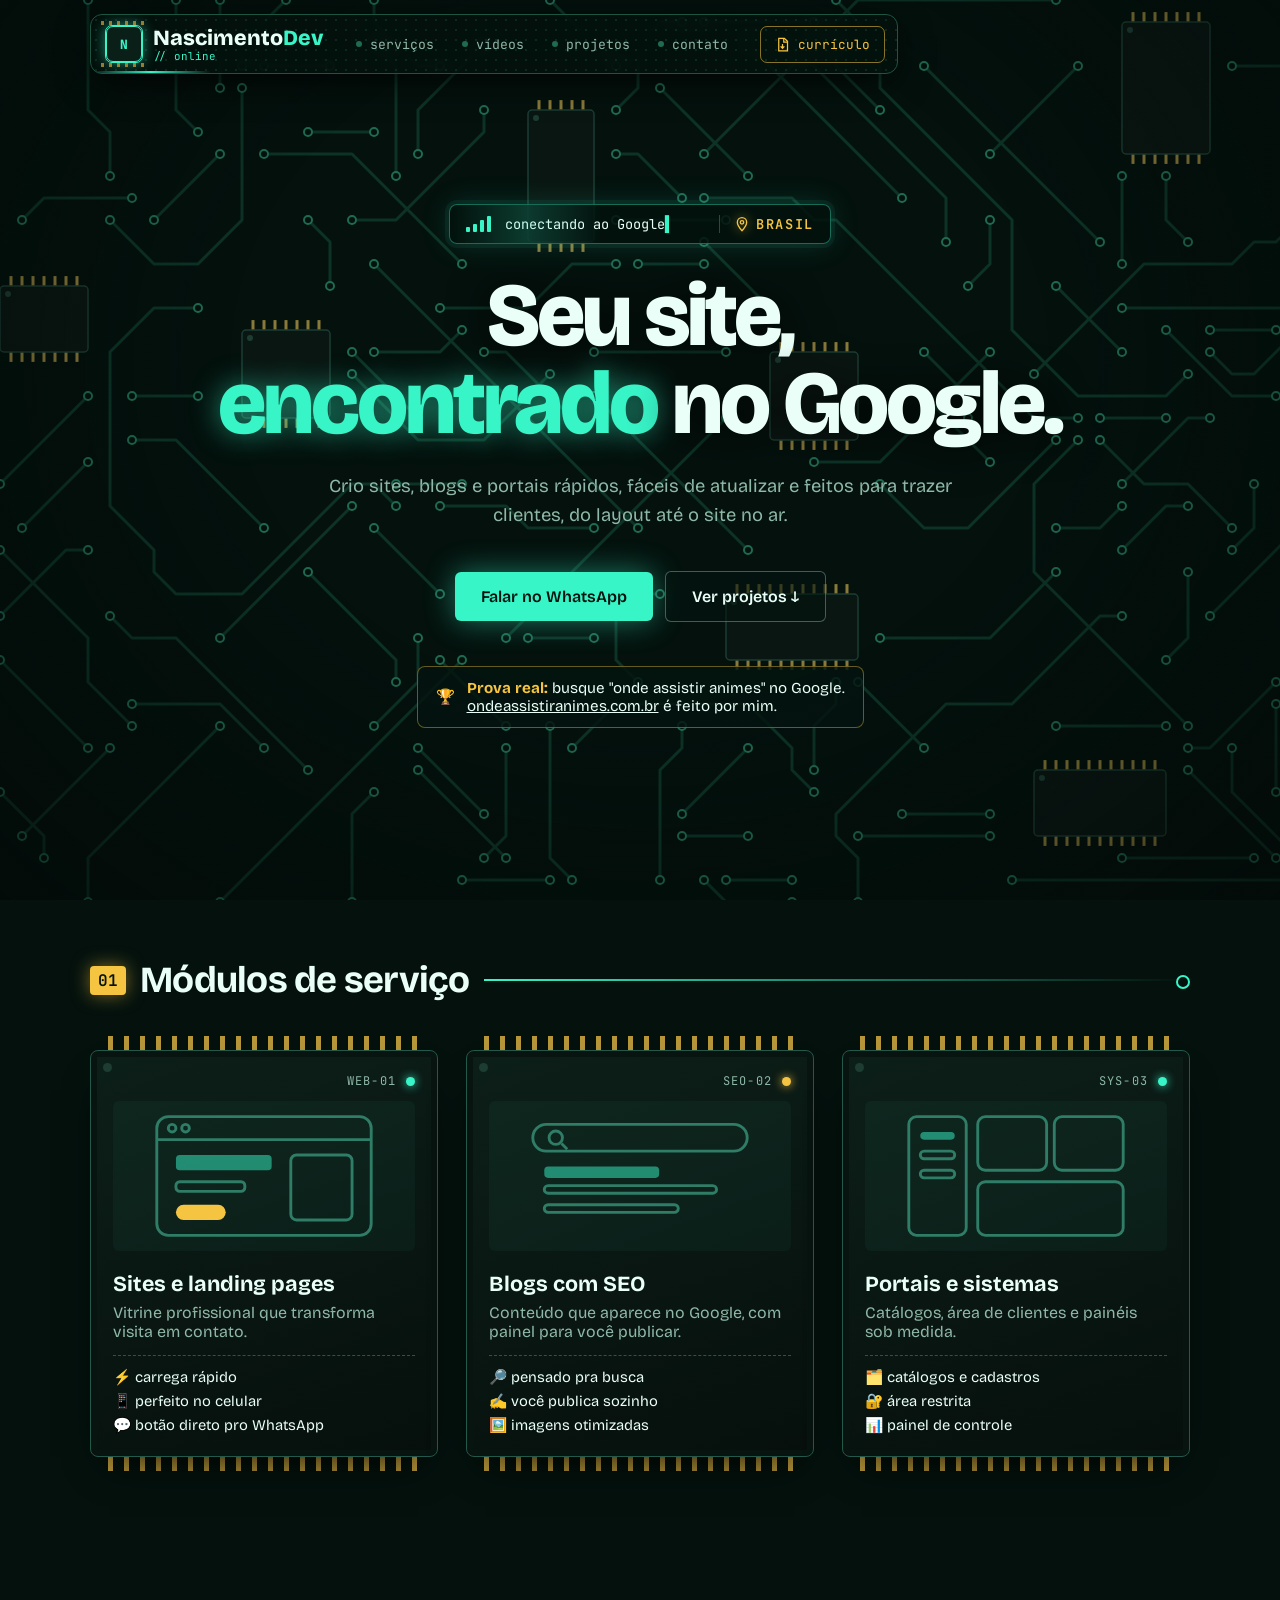
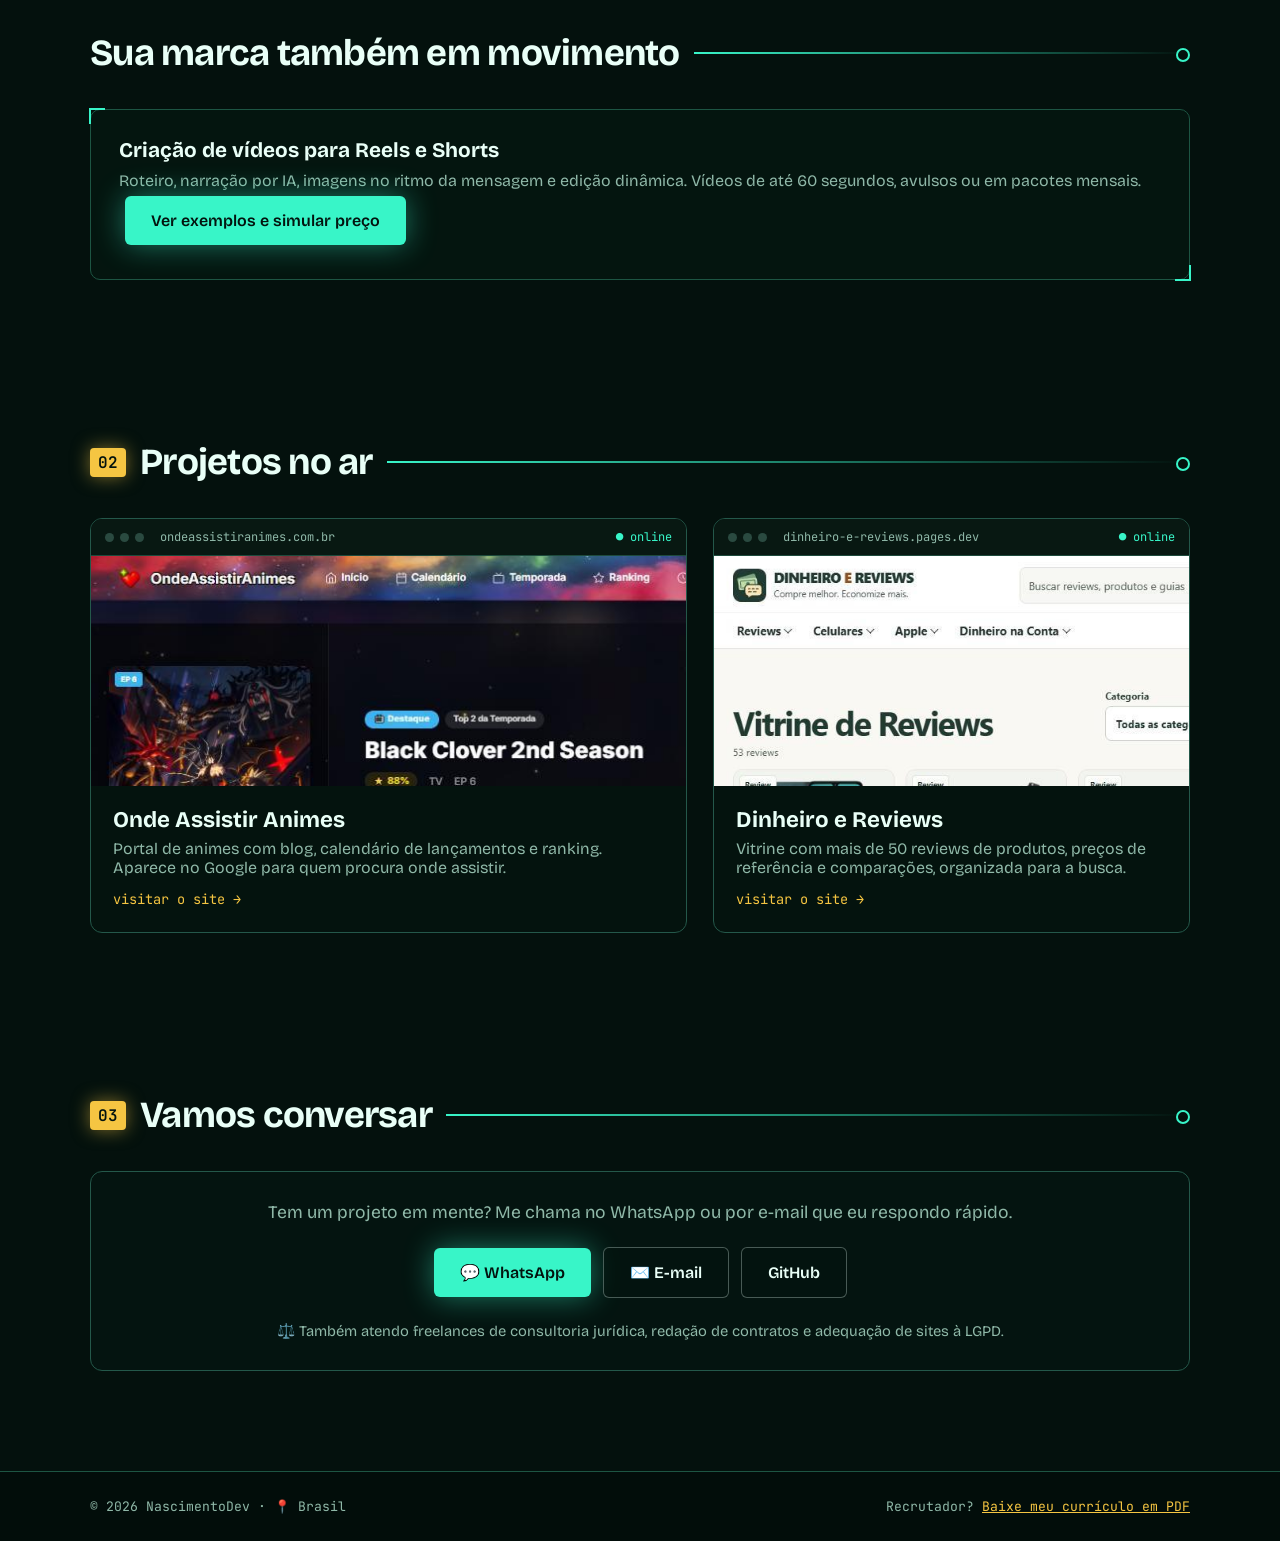
<file: index.html>
<!DOCTYPE html><html lang="pt-BR"><head><meta charset="UTF-8"><meta name="viewport" content="width=device-width,initial-scale=1">
<title>NascimentoDev — Sites que aparecem no Google</title>
<meta name="google-site-verification" content="4VZsPWxD0eA5U8QJeOHi5mhwI0x4X-oMEjBhlvfv-gY">
<meta name="description" content="Sites, blogs e portais rápidos, fáceis de atualizar e feitos para trazer clientes. Atendimento em todo o Brasil.">
<link rel="canonical" href="https://adriannascimentodev.github.io/">
<meta name="theme-color" content="#04110d">
<link rel="icon" href="favicon.svg" type="image/svg+xml"><link rel="apple-touch-icon" href="apple-touch-icon.png">
<meta property="og:type" content="website"><meta property="og:locale" content="pt_BR"><meta property="og:site_name" content="NascimentoDev">
<meta property="og:title" content="NascimentoDev — Seu site, encontrado no Google">
<meta property="og:description" content="Sites, blogs e portais rápidos, fáceis de atualizar e feitos para trazer clientes.">
<meta property="og:url" content="https://adriannascimentodev.github.io/"><meta property="og:image" content="https://adriannascimentodev.github.io/og.png">
<meta property="og:image:width" content="1200"><meta property="og:image:height" content="630">
<meta name="twitter:card" content="summary_large_image"><meta name="twitter:image" content="https://adriannascimentodev.github.io/og.png">
<script type="application/ld+json">{"@context":"https://schema.org","@type":"ProfessionalService","name":"NascimentoDev","url":"https://adriannascimentodev.github.io/","areaServed":"BR","sameAs":["https://github.com/adriannascimentodev"]}</script>
<link href="https://fonts.googleapis.com/css2?family=Bricolage+Grotesque:opsz,wght@12..96,500;12..96,800&family=JetBrains+Mono:wght@400;600&display=swap" rel="stylesheet">
<style>
*{margin:0;padding:0;box-sizing:border-box}
:root{--bg:#04110d;--trace:#0f3a2c;--cyan:#38f5c8;--gold:#f5c542;--txt:#e9fff7;--mut:#8fb8a8}
html,body{background:var(--bg);color:var(--txt);font-family:'Bricolage Grotesque',sans-serif}
#pcb{position:fixed;inset:0;width:100%;height:100%;z-index:0}
.vig{position:fixed;inset:0;z-index:1;pointer-events:none;background:radial-gradient(ellipse at 50% 40%,transparent 45%,rgba(2,8,6,.6) 100%)}
main{position:relative;z-index:2}
.wrap{max-width:1140px;margin:0 auto;padding:0 20px}
header .wrap{display:flex;justify-content:space-between;align-items:center;height:76px}
.logo{font-weight:800;font-size:1.35rem;display:flex;align-items:center;gap:10px}
.chipl{width:30px;height:30px;border-radius:6px;background:#0a1f18;border:1.5px solid var(--cyan);display:grid;place-items:center;font-family:'JetBrains Mono';font-size:.8rem;color:var(--cyan);box-shadow:0 0 14px rgba(56,245,200,.5)}
.logo span{color:var(--cyan)}
nav{display:flex;gap:26px;font-family:'JetBrains Mono';font-size:.82rem;color:var(--mut)}
.hero{min-height:calc(100vh - 76px);display:grid;place-items:center;text-align:center;padding:40px 0 80px}
.tag{display:inline-flex;gap:8px;align-items:center;font-family:'JetBrains Mono';font-size:.8rem;color:var(--cyan);border:1px solid rgba(56,245,200,.35);background:rgba(4,20,15,.7);padding:7px 14px;border-radius:4px;margin-bottom:26px}
.tag i{width:8px;height:8px;border-radius:50%;background:var(--cyan);box-shadow:0 0 10px var(--cyan);animation:bl 1.4s infinite}
@keyframes bl{50%{opacity:.25}}
.hd{position:sticky;top:0;z-index:10;padding-top:14px}
.hd .wrap{height:auto}
.bar{position:relative;display:flex;align-items:center;gap:20px;padding:10px 12px 10px 14px;background:rgba(4,18,13,.82);backdrop-filter:blur(10px);border:1px solid #1d5543;border-radius:12px;box-shadow:0 10px 40px -10px #000;overflow:hidden}
.bar::before{content:"";position:absolute;inset:0;background-image:radial-gradient(#1d5543 1px,transparent 1px);background-size:10px 10px;opacity:.35;pointer-events:none}
.run{position:absolute;left:0;bottom:0;height:2px;width:120px;background:linear-gradient(90deg,transparent,var(--cyan),transparent);animation:run 6s linear infinite}
@keyframes run{from{transform:translateX(-120px)}to{transform:translateX(1200px)}}
.hd .logo{text-decoration:none;color:var(--txt);position:relative}
.hd .logo small{display:block;font-family:'JetBrains Mono';font-size:.68rem;color:var(--cyan);font-weight:400;margin-top:-2px}
.chipl{position:relative;width:38px;height:38px;border-radius:7px}
.chipl::before{content:"";position:absolute;inset:-5px;background:repeating-linear-gradient(90deg,#b8973a 0 3px,transparent 3px 8px) top/100% 4px no-repeat,repeating-linear-gradient(90deg,#b8973a 0 3px,transparent 3px 8px) bottom/100% 4px no-repeat;opacity:.8}
.chipl span{position:relative;z-index:1;display:grid;place-items:center;width:100%;height:100%;background:#0a1f18;border:1.5px solid var(--cyan);border-radius:7px;animation:glow 3s ease-in-out infinite}
@keyframes glow{50%{box-shadow:0 0 22px rgba(56,245,200,.7)}}
.nv{display:flex;gap:4px;margin-left:auto;font-family:'JetBrains Mono';font-size:.82rem;position:relative}
.nv a{display:flex;align-items:center;gap:8px;padding:8px 12px;border-radius:6px;color:var(--mut);text-decoration:none;transition:.2s}
.nv a i{width:6px;height:6px;border-radius:50%;background:#1f6b52;transition:.2s}
.nv a:hover{color:var(--txt);background:rgba(56,245,200,.08)}
.nv a:hover i{background:var(--cyan);box-shadow:0 0 8px var(--cyan)}
.cvb{position:relative;display:flex;align-items:center;gap:8px;padding:9px 14px;border-radius:7px;border:1px solid rgba(245,197,66,.55);color:var(--gold);text-decoration:none;font-family:'JetBrains Mono';font-size:.8rem;transition:.2s}
.cvb svg{width:15px;height:15px;fill:none;stroke:currentColor;stroke-width:2}
.cvb:hover{background:var(--gold);color:#03130e;box-shadow:0 0 20px rgba(245,197,66,.5)}
@media(max-width:820px){.cvb{margin-left:auto}}
h1{font-size:clamp(2.6rem,7vw,5.6rem);line-height:.98;letter-spacing:-.035em;font-weight:800;text-shadow:0 4px 40px rgba(0,0,0,.8)}
h1 em{font-style:normal;color:var(--cyan);text-shadow:0 0 28px rgba(56,245,200,.55)}
.lede{max-width:52ch;margin:24px auto 34px;font-size:1.15rem;color:var(--mut);line-height:1.6}
.btn{display:inline-block;padding:15px 26px;border-radius:6px;font-weight:600;text-decoration:none;margin:6px}
.b1{background:var(--cyan);color:#03130e;box-shadow:0 0 30px rgba(56,245,200,.45)}
.b2{border:1px solid rgba(233,255,247,.3);color:var(--txt);background:rgba(4,20,15,.6)}
.proof{margin-top:38px;display:inline-flex;align-items:center;gap:12px;background:rgba(4,20,15,.82);border:1px solid rgba(245,197,66,.4);padding:12px 18px;border-radius:8px;font-size:.95rem;text-align:left}
.proof b{color:var(--gold)}.proof a{color:var(--txt)}
section.s{padding:60px 0 100px}
h2{font-family:'JetBrains Mono';font-size:.85rem;color:var(--gold);letter-spacing:.15em;text-transform:uppercase;margin-bottom:22px}
.grid{display:grid;grid-template-columns:repeat(3,1fr);gap:18px}
.card{position:relative;background:rgba(5,22,17,.88);border:1px solid #1d5543;border-radius:10px;padding:28px;backdrop-filter:blur(3px)}
.card::before,.card::after{content:"";position:absolute;width:14px;height:14px;border:2px solid var(--cyan)}
.card::before{top:-2px;left:-2px;border-right:0;border-bottom:0}.card::after{bottom:-2px;right:-2px;border-left:0;border-top:0}
.card .ic{font-size:1.8rem;margin-bottom:12px}
.card h3{font-size:1.3rem;margin-bottom:8px}.card p{color:var(--mut)}
.cv{color:var(--gold);text-decoration:none;border-bottom:1px dashed rgba(245,197,66,.5)}
.proj{display:grid;grid-template-columns:repeat(3,1fr);gap:18px}
.proj .card b{font-family:'JetBrains Mono';font-size:.72rem;color:var(--cyan);display:inline-block;margin-bottom:10px}
.proj .card a{color:var(--gold);font-family:'JetBrains Mono';font-size:.85rem}
footer{position:relative;z-index:2;border-top:1px solid #1d5543;background:rgba(3,14,10,.9);padding:26px 0;font-family:'JetBrains Mono';font-size:.82rem;color:var(--mut)}
footer .wrap{display:flex;justify-content:space-between;flex-wrap:wrap;gap:10px}footer a{color:var(--gold)}
/* boot status */
.boot{position:relative;display:inline-flex;align-items:center;gap:14px;margin-bottom:28px;padding:10px 16px;background:rgba(3,18,13,.85);border:1px solid rgba(56,245,200,.4);border-radius:8px;font-family:'JetBrains Mono';font-size:.85rem;overflow:hidden;box-shadow:0 0 0 4px rgba(56,245,200,.06),0 0 30px rgba(56,245,200,.15)}
.boot::before,.boot::after{content:"";position:absolute;top:50%;width:40px;height:1.5px;background:linear-gradient(90deg,transparent,var(--cyan))}
.boot::before{left:-40px}.boot::after{right:-40px;transform:scaleX(-1)}
.bars{display:flex;gap:3px;align-items:flex-end;height:16px}
.bars i{width:4px;background:var(--cyan);border-radius:1px;animation:sig 1.6s infinite}
.bars i:nth-child(1){height:5px}.bars i:nth-child(2){height:8px;animation-delay:.15s}.bars i:nth-child(3){height:12px;animation-delay:.3s}.bars i:nth-child(4){height:16px;animation-delay:.45s}
@keyframes sig{0%,100%{opacity:.25}40%{opacity:1;box-shadow:0 0 8px var(--cyan)}}
.bootl{color:var(--txt);min-width:25ch;text-align:left}.bootl .ok{color:var(--cyan)}
.cur{color:var(--cyan);animation:bl .8s steps(1) infinite}
.loc{display:flex;align-items:center;gap:6px;padding-left:14px;border-left:1px solid rgba(56,245,200,.3);color:var(--gold);font-weight:600;letter-spacing:.12em}
.loc svg{width:16px;height:16px;fill:none;stroke:var(--gold);stroke-width:2;animation:pin 2s ease-in-out infinite;filter:drop-shadow(0 0 6px rgba(245,197,66,.7))}
@keyframes pin{50%{transform:translateY(-3px)}}
.scan{position:absolute;inset:0;background:linear-gradient(90deg,transparent,rgba(56,245,200,.18),transparent);width:40%;animation:scan 3s linear infinite;pointer-events:none}
@keyframes scan{from{transform:translateX(-120%)}to{transform:translateX(350%)}}
/* section head */
.sh{display:flex;align-items:center;gap:14px;margin-bottom:34px}
.sn{font-family:'JetBrains Mono';font-weight:600;color:#03130e;background:var(--gold);padding:4px 8px;border-radius:4px;box-shadow:0 0 18px rgba(245,197,66,.5)}
.sh h2{font-family:'Bricolage Grotesque';font-size:2.3rem;color:var(--txt);letter-spacing:-.02em;text-transform:none;margin:0}
.sl{flex:1;height:2px;background:linear-gradient(90deg,var(--cyan),transparent);position:relative}
.sl::after{content:"";position:absolute;right:0;top:-4px;width:10px;height:10px;border-radius:50%;border:2px solid var(--cyan)}
/* IC cards */
.ics{display:grid;grid-template-columns:repeat(3,1fr);gap:28px}
.ic2{position:relative;padding:14px 0;transition:transform .3s}
.ic2:hover{transform:translateY(-6px)}
.pins{position:absolute;left:18px;right:18px;height:14px;background:repeating-linear-gradient(90deg,#b8973a 0 5px,transparent 5px 16px)}
.pins.t{top:0}.pins.b{bottom:0}
.ic2:hover .pins{background:repeating-linear-gradient(90deg,var(--gold) 0 5px,transparent 5px 16px);filter:drop-shadow(0 0 6px var(--gold))}
.die{position:relative;background:linear-gradient(160deg,#0d1f19,#060f0c);border:1px solid #24584a;border-radius:8px;padding:22px;height:100%;box-shadow:inset 0 0 0 6px #08140f,0 20px 40px -20px #000}
.die::before{content:"";position:absolute;top:12px;left:12px;width:9px;height:9px;border-radius:50%;background:#1d3d33}
.top{display:flex;justify-content:flex-end;align-items:center;gap:10px;margin-bottom:12px}
.code{font-family:'JetBrains Mono';font-size:.75rem;color:var(--mut);letter-spacing:.1em}
.led{width:9px;height:9px;border-radius:50%;background:var(--cyan);box-shadow:0 0 10px var(--cyan);animation:bl 2s infinite}
.ic2:nth-child(2) .led{animation-delay:.6s;background:var(--gold);box-shadow:0 0 10px var(--gold)}.ic2:nth-child(3) .led{animation-delay:1.2s}
.art{width:100%;height:auto;max-height:150px;margin-bottom:16px;background:rgba(56,245,200,.04);border-radius:6px;padding:8px}
.art *{fill:none;stroke:#2f7d66;stroke-width:1.5}
.art .f{fill:rgba(56,245,200,.5);stroke:none}.art .f2{fill:var(--gold);stroke:none}
.art .g{stroke:var(--cyan);stroke-width:2.5;stroke-dasharray:120;stroke-dashoffset:120;animation:draw 3s ease infinite;filter:drop-shadow(0 0 4px var(--cyan))}
@keyframes draw{60%,100%{stroke-dashoffset:0}}
.die h3{font-size:1.35rem;margin-bottom:6px}.die p{color:var(--mut);margin-bottom:14px}
.die ul{list-style:none;border-top:1px dashed #24584a;padding-top:12px;display:grid;gap:6px;font-size:.92rem}
/* projetos */
.pj{display:grid;grid-template-columns:1.25fr 1fr;gap:26px}
.scr{display:block;text-decoration:none;color:var(--txt);background:rgba(5,20,15,.92);border:1px solid #24584a;border-radius:12px;overflow:hidden;transition:.3s}
.scr:hover{border-color:var(--cyan);box-shadow:0 0 40px rgba(56,245,200,.25);transform:translateY(-5px)}
.bz{display:flex;align-items:center;gap:6px;padding:10px 14px;background:#081812;border-bottom:1px solid #1d4a3c;font-family:'JetBrains Mono';font-size:.75rem;color:var(--mut)}
.bz i{width:9px;height:9px;border-radius:50%;background:#2a4a40}.bz span{margin-left:10px;flex:1}.bz em{font-style:normal;color:var(--cyan)}
.vw{position:relative;height:230px;overflow:hidden}
.oaa{background:linear-gradient(180deg,#120a2e,#2a0f4a 60%,#0b0620)}
.neb{position:absolute;inset:-20%;background:radial-gradient(circle at 25% 35%,rgba(255,80,180,.45),transparent 35%),radial-gradient(circle at 75% 30%,rgba(90,120,255,.5),transparent 40%),radial-gradient(circle at 55% 80%,rgba(160,60,255,.4),transparent 40%);filter:blur(10px);animation:drift 12s ease-in-out infinite alternate}
@keyframes drift{to{transform:translate(4%,-3%) scale(1.08)}}
.stars{position:absolute;inset:0;background-image:radial-gradient(1.5px 1.5px at 10% 20%,#fff,transparent),radial-gradient(1px 1px at 30% 70%,#fff,transparent),radial-gradient(1.5px 1.5px at 60% 15%,#fff,transparent),radial-gradient(1px 1px at 85% 55%,#fff,transparent),radial-gradient(1px 1px at 45% 45%,#fff,transparent),radial-gradient(1.5px 1.5px at 92% 12%,#fff,transparent);animation:tw 3s infinite alternate}
@keyframes tw{to{opacity:.4}}
.vh{position:relative;padding:18px 20px 0;font-weight:800;font-size:1.3rem}.oaa .vh b{color:#ff7ad9}.rv .vh b{color:var(--gold)}
.covers{position:relative;display:flex;gap:10px;padding:16px 20px}
.covers span{flex:1;aspect-ratio:2/3;border-radius:6px;box-shadow:0 8px 20px rgba(0,0,0,.5);animation:fl 4s ease-in-out infinite}
.covers span:nth-child(1){background:linear-gradient(160deg,#ff6b6b,#7a1f5c)}.covers span:nth-child(2){background:linear-gradient(160deg,#4fd1ff,#3b2a9a);animation-delay:.4s}.covers span:nth-child(3){background:linear-gradient(160deg,#ffd166,#c2410c);animation-delay:.8s}.covers span:nth-child(4){background:linear-gradient(160deg,#7cffb2,#0e7490);animation-delay:1.2s}.covers span:nth-child(5){background:linear-gradient(160deg,#c084fc,#4c1d95);animation-delay:1.6s}
@keyframes fl{50%{transform:translateY(-6px)}}
.ser{position:absolute;left:20px;right:20px;bottom:14px;display:flex;justify-content:space-between;align-items:center;background:rgba(255,255,255,.95);color:#222;border-radius:99px;padding:7px 8px 7px 14px;font-size:.82rem}
.ser b{background:#16a34a;color:#fff;padding:3px 10px;border-radius:99px;font-size:.75rem}
.rv{background:linear-gradient(180deg,#14110a,#211a0c)}
.rows{padding:16px 20px;display:grid;gap:12px}
.rows div{display:flex;align-items:center;gap:12px;background:rgba(255,255,255,.04);border:1px solid rgba(245,197,66,.2);border-radius:8px;padding:10px}
.th{width:46px;height:34px;border-radius:4px;background:linear-gradient(135deg,#f5c542,#a16207)}
.ln{flex:1;height:7px;border-radius:4px;background:rgba(255,255,255,.18)}.st{color:var(--gold);font-size:.8rem;letter-spacing:2px}
.cap{padding:20px 22px 24px}.cap h3{font-size:1.4rem;margin-bottom:6px}.cap p{color:var(--mut);margin-bottom:12px}
.go{font-family:'JetBrains Mono';font-size:.85rem;color:var(--gold)}
@media(max-width:820px){.ics,.pj{grid-template-columns:1fr}.boot{flex-wrap:wrap;justify-content:center}.bootl{min-width:22ch}}
.ct{background:rgba(5,22,17,.9);border:1px solid #24584a;border-radius:12px;padding:30px;text-align:center}
.ct p{color:var(--mut);font-size:1.1rem;margin-bottom:18px}.ct .lg{font-size:.92rem;margin:18px 0 0}
div.scr:hover{transform:none}html{scroll-behavior:smooth}.hero,.s{scroll-margin-top:90px}

.shot img{width:100%;height:100%;object-fit:cover;object-position:top left;display:block;transition:transform 6s ease}.scr:hover .shot img{transform:scale(1.06)}
@media(max-width:820px){.proj{grid-template-columns:1fr}}
@media(max-width:820px){.grid{grid-template-columns:1fr}nav{display:none}}
</style></head><body>
<canvas id="pcb"></canvas><div class="vig"></div>
<main>
<header class="hd"><div class="wrap"><div class="bar">
 <span class="run"></span>
 <a class="logo" href="#topo" aria-label="NascimentoDev, início"><div class="chipl"><span>N</span></div><div><div>Nascimento<span>Dev</span></div><small id="hst">// online</small></div></a>
 <nav class="nv"><a href="#servicos"><i></i>serviços</a><a href="/videos/"><i></i>vídeos</a><a href="#projetos"><i></i>projetos</a><a href="#contato"><i></i>contato</a></nav>
 <a class="cvb" href="curriculo-adrian-breno.pdf" download><svg viewBox="0 0 24 24"><path d="M6 2h9l5 5v15H6z"/><path d="M14 2v6h6M12 11v7M9 15l3 3 3-3"/></svg>currículo</a>
</div></div></header>
<section class="hero" id="topo"><div class="wrap">
<div class="boot">
 <div class="bars"><i></i><i></i><i></i><i></i></div>
 <div class="bootl"><span id="bt">conectando</span><span class="cur">▌</span></div>
 <div class="loc"><svg viewBox="0 0 24 24"><path d="M12 22s7-7.2 7-12.5A7 7 0 0 0 5 9.5C5 14.8 12 22 12 22z"/><circle cx="12" cy="9.5" r="2.6"/></svg>BRASIL</div>
 <div class="scan"></div>
</div>
<h1>Seu site,<br><em>encontrado</em> no Google.</h1>
<p class="lede">Crio sites, blogs e portais rápidos, fáceis de atualizar e feitos para trazer clientes, do layout até o site no ar.</p>
<a class="btn b1" href="https://wa.me/5598984450784" target="_blank" rel="noopener">Falar no WhatsApp</a><a class="btn b2" href="#projetos">Ver projetos ↓</a><br>
<div class="proof">🏆 <span><b>Prova real:</b> busque "onde assistir animes" no Google.<br><a href="https://ondeassistiranimes.com.br">ondeassistiranimes.com.br</a> é feito por mim.</span></div>
</div></section>
<section class="s" id="servicos"><div class="wrap">
<div class="sh"><span class="sn">01</span><h2>Módulos de serviço</h2><span class="sl"></span></div>
<div class="ics">
 <div class="ic2"><div class="pins t"></div><div class="pins b"></div><div class="die">
  <div class="top"><span class="code">WEB-01</span><span class="led"></span></div>
  <svg class="art" viewBox="0 0 120 70"><rect x="4" y="4" width="112" height="62" rx="6"/><path d="M4 16h112"/><circle cx="12" cy="10" r="2"/><circle cx="19" cy="10" r="2"/><rect class="f" x="14" y="24" width="50" height="8" rx="2"/><rect x="14" y="38" width="36" height="5" rx="2"/><rect class="f2" x="14" y="50" width="26" height="8" rx="4"/><rect x="74" y="24" width="32" height="34" rx="3"/></svg>
  <h3>Sites e landing pages</h3><p>Vitrine profissional que transforma visita em contato.</p>
  <ul><li>⚡ carrega rápido</li><li>📱 perfeito no celular</li><li>💬 botão direto pro WhatsApp</li></ul></div></div>
 <div class="ic2"><div class="pins t"></div><div class="pins b"></div><div class="die">
  <div class="top"><span class="code">SEO-02</span><span class="led"></span></div>
  <svg class="art" viewBox="0 0 120 70"><rect x="4" y="8" width="112" height="14" rx="7"/><circle cx="16" cy="15" r="3.5"/><path d="M19 18l3 3"/><rect class="f" x="10" y="30" width="60" height="6" rx="2"/><rect x="10" y="40" width="90" height="4" rx="2"/><rect x="10" y="50" width="70" height="4" rx="2"/><path class="g" d="M84 62l8-10 7 5 13-17"/></svg>
  <h3>Blogs com SEO</h3><p>Conteúdo que aparece no Google, com painel para você publicar.</p>
  <ul><li>🔎 pensado pra busca</li><li>✍️ você publica sozinho</li><li>🖼️ imagens otimizadas</li></ul></div></div>
 <div class="ic2"><div class="pins t"></div><div class="pins b"></div><div class="die">
  <div class="top"><span class="code">SYS-03</span><span class="led"></span></div>
  <svg class="art" viewBox="0 0 120 70"><rect x="4" y="4" width="30" height="62" rx="4"/><rect class="f" x="10" y="12" width="18" height="4" rx="2"/><rect x="10" y="22" width="18" height="4" rx="2"/><rect x="10" y="32" width="18" height="4" rx="2"/><rect x="40" y="4" width="36" height="28" rx="4"/><rect x="80" y="4" width="36" height="28" rx="4"/><rect x="40" y="38" width="76" height="28" rx="4"/><path class="g" d="M46 58l12-8 10 4 14-10 12 6 14-8"/></svg>
  <h3>Portais e sistemas</h3><p>Catálogos, área de clientes e painéis sob medida.</p>
  <ul><li>🗂️ catálogos e cadastros</li><li>🔐 área restrita</li><li>📊 painel de controle</li></ul></div></div>
</div></div></section>
<section class="s" id="videos"><div class="wrap"><div class="sh"><h2>Sua marca também em movimento</h2><span class="sl"></span></div><div class="card"><h3>Criação de vídeos para Reels e Shorts</h3><p>Roteiro, narração por IA, imagens no ritmo da mensagem e edição dinâmica. Vídeos de até 60 segundos, avulsos ou em pacotes mensais.</p><a class="btn b1" href="/videos/">Ver exemplos e simular preço</a></div></div></section>
<section class="s" id="projetos"><div class="wrap">
<div class="sh"><span class="sn">02</span><h2>Projetos no ar</h2><span class="sl"></span></div>
<div class="pj">
 <a class="scr" href="https://ondeassistiranimes.com.br" target="_blank" rel="noopener">
  <div class="bz"><i></i><i></i><i></i><span>ondeassistiranimes.com.br</span><em>● online</em></div>
  <div class="vw shot"><img src="oaa.jpg" alt="Página inicial do Onde Assistir Animes" width="600" height="440" loading="lazy"></div>
  <div class="cap"><h3>Onde Assistir Animes</h3><p>Portal de animes com blog, calendário de lançamentos e ranking. Aparece no Google para quem procura onde assistir.</p><span class="go">visitar o site →</span></div></a>
 <a class="scr" href="https://dinheiro-e-reviews.pages.dev" target="_blank" rel="noopener">
  <div class="bz"><i></i><i></i><i></i><span>dinheiro-e-reviews.pages.dev</span><em>● online</em></div>
  <div class="vw shot"><img src="reviews.jpg" alt="Vitrine de reviews do site Dinheiro e Reviews" width="600" height="440" loading="lazy"></div>
  <div class="cap"><h3>Dinheiro e Reviews</h3><p>Vitrine com mais de 50 reviews de produtos, preços de referência e comparações, organizada para a busca.</p><span class="go">visitar o site →</span></div></a>
</div></div></section>
<section class="s" id="contato"><div class="wrap">
<div class="sh"><span class="sn">03</span><h2>Vamos conversar</h2><span class="sl"></span></div>
<div class="ct"><p>Tem um projeto em mente? Me chama no WhatsApp ou por e-mail que eu respondo rápido.</p>
<div><a class="btn b1" href="https://wa.me/5598984450784" target="_blank" rel="noopener">💬 WhatsApp</a><a class="btn b2" href="mailto:adrianbreno@gmail.com">✉️ E-mail</a><a class="btn b2" href="https://github.com/adriannascimentodev" target="_blank" rel="noopener">GitHub</a></div>
<p class="lg">⚖️ Também atendo freelances de consultoria jurídica, redação de contratos e adequação de sites à LGPD.</p></div>
</div></section>
</main>
<footer><div class="wrap"><span>© 2026 NascimentoDev · 📍 Brasil</span><span>Recrutador? <a href="curriculo-adrian-breno.pdf" download>Baixe meu currículo em PDF</a></span></div></footer>
<script>
const c=document.getElementById('pcb'),x=c.getContext('2d');let W,H,G=22,cols,rows,occ,traces,chips,pulses,base;
const D=[[1,0],[1,1],[0,1],[-1,1],[-1,0],[-1,-1],[0,-1],[1,-1]];
function free(i,j){return i>=0&&j>=0&&i<cols&&j<rows&&!occ[j*cols+i]}
function build(){
 W=c.width=innerWidth*devicePixelRatio;H=c.height=innerHeight*devicePixelRatio;const g=G*devicePixelRatio;
 cols=Math.ceil(W/g)+1;rows=Math.ceil(H/g)+1;occ=new Uint8Array(cols*rows);traces=[];chips=[];pulses=[];
 // chips
 for(let k=0;k<Math.round(cols*rows/260);k++){const w=3+Math.random()*5|0,h=3+Math.random()*4|0,i=Math.random()*(cols-w)|0,j=Math.random()*(rows-h)|0;let ok=true;
  for(let a=i-2;a<i+w+2;a++)for(let b=j-2;b<j+h+2;b++)if(!free(a,b)&&a>=0&&b>=0&&a<cols&&b<rows)ok=false;
  if(!ok)continue;for(let a=i-1;a<=i+w;a++)for(let b=j-1;b<=j+h;b++)if(a>=0&&b>=0&&a<cols&&b<rows)occ[b*cols+a]=1;chips.push({i,j,w,h})}
 // traces
 for(let t=0;t<cols*rows/5;t++){let i=Math.random()*cols|0,j=Math.random()*rows|0;if(!free(i,j))continue;
  let d=Math.random()*8|0,pts=[[i,j]];occ[j*cols+i]=1;const len=6+Math.random()*30|0;
  for(let s=0;s<len;s++){if(Math.random()<.2)d=(d+(Math.random()<.5?1:7))%8;const ni=i+D[d][0],nj=j+D[d][1];if(!free(ni,nj))break;i=ni;j=nj;occ[j*cols+i]=1;pts.push([i,j])}
  if(pts.length>3)traces.push(pts.map(p=>[p[0]*g,p[1]*g]))}
 // static layer
 base=document.createElement('canvas');base.width=W;base.height=H;const b=base.getContext('2d');
 b.fillStyle='#04110d';b.fillRect(0,0,W,H);
 b.lineCap='round';b.lineJoin='round';
 for(const p of traces){b.strokeStyle='#0d3326';b.lineWidth=3*devicePixelRatio;b.beginPath();p.forEach((q,k)=>k?b.lineTo(q[0],q[1]):b.moveTo(q[0],q[1]));b.stroke();
  for(const e of [p[0],p[p.length-1]]){b.fillStyle='#04110d';b.strokeStyle='#1f6b52';b.lineWidth=2*devicePixelRatio;b.beginPath();b.arc(e[0],e[1],4*devicePixelRatio,0,7);b.fill();b.stroke()}}
 for(const k of chips){const X=k.i*g,Y=k.j*g,w=k.w*g,h=k.h*g;
  b.fillStyle='#8a7a3a';for(let a=X+g/2;a<X+w;a+=g/2){b.fillRect(a-1.5*devicePixelRatio,Y-g*.45,3*devicePixelRatio,g*.45);b.fillRect(a-1.5*devicePixelRatio,Y+h,3*devicePixelRatio,g*.45)}
  b.fillStyle='#0a1612';b.strokeStyle='#1d3d33';b.lineWidth=1.5*devicePixelRatio;b.beginPath();b.roundRect(X,Y,w,h,4*devicePixelRatio);b.fill();b.stroke();
  b.fillStyle='#1d3d33';b.beginPath();b.arc(X+8*devicePixelRatio,Y+8*devicePixelRatio,3*devicePixelRatio,0,7);b.fill()}
}
function spawn(){const p=traces[Math.random()*traces.length|0];if(!p)return;const r=Math.random()<.5;pulses.push({p:r?p.slice().reverse():p,t:0,v:.03+Math.random()*.04,col:Math.random()<.18?'245,197,66':'56,245,200'})}
function at(p,t){const k=Math.min(p.length-2,Math.floor(t)),f=t-k;return[p[k][0]+(p[k+1][0]-p[k][0])*f,p[k][1]+(p[k+1][1]-p[k][1])*f]}
function loop(){x.drawImage(base,0,0);if(pulses.length<traces.length/16&&Math.random()<.15)spawn();
 x.globalCompositeOperation='lighter';
 for(let n=pulses.length-1;n>=0;n--){const u=pulses[n];u.t+=u.v;const end=u.p.length-1;if(u.t>=end+4){pulses.splice(n,1);continue}
  const head=Math.min(u.t,end);x.lineWidth=3*devicePixelRatio;
  for(let s=0;s<14;s++){const a=head-s*.25,bq=head-(s+1)*.25;if(bq<0)break;const A=at(u.p,a),B=at(u.p,bq);x.strokeStyle=`rgba(${u.col},${(1-s/14)*.9})`;x.beginPath();x.moveTo(A[0],A[1]);x.lineTo(B[0],B[1]);x.stroke()}
  const h=at(u.p,head),gr=x.createRadialGradient(h[0],h[1],0,h[0],h[1],14*devicePixelRatio);gr.addColorStop(0,`rgba(${u.col},.9)`);gr.addColorStop(1,`rgba(${u.col},0)`);x.fillStyle=gr;x.beginPath();x.arc(h[0],h[1],14*devicePixelRatio,0,7);x.fill()}
 x.globalCompositeOperation='source-over';requestAnimationFrame(loop)}
build();addEventListener('resize',build);loop();
const msgs=['conectando ao Google','indexando páginas','otimizando velocidade','site no ar ✓'],bt=document.getElementById('bt');let mi=0;
async function typeLoop(){for(;;){const m=msgs[mi];for(let k=0;k<=m.length;k++){bt.innerHTML=m.slice(0,k).replace('✓','<span class="ok">✓</span>');await new Promise(r=>setTimeout(r,45))}
 await new Promise(r=>setTimeout(r,mi==3?2600:900));mi=(mi+1)%msgs.length}}typeLoop();
const hs=['// online','// aceitando projetos','// resposta rápida'],he=document.getElementById('hst');let hi=0;setInterval(()=>{hi=(hi+1)%hs.length;he.textContent=hs[hi]},3500);
</script></body></html>
</file>
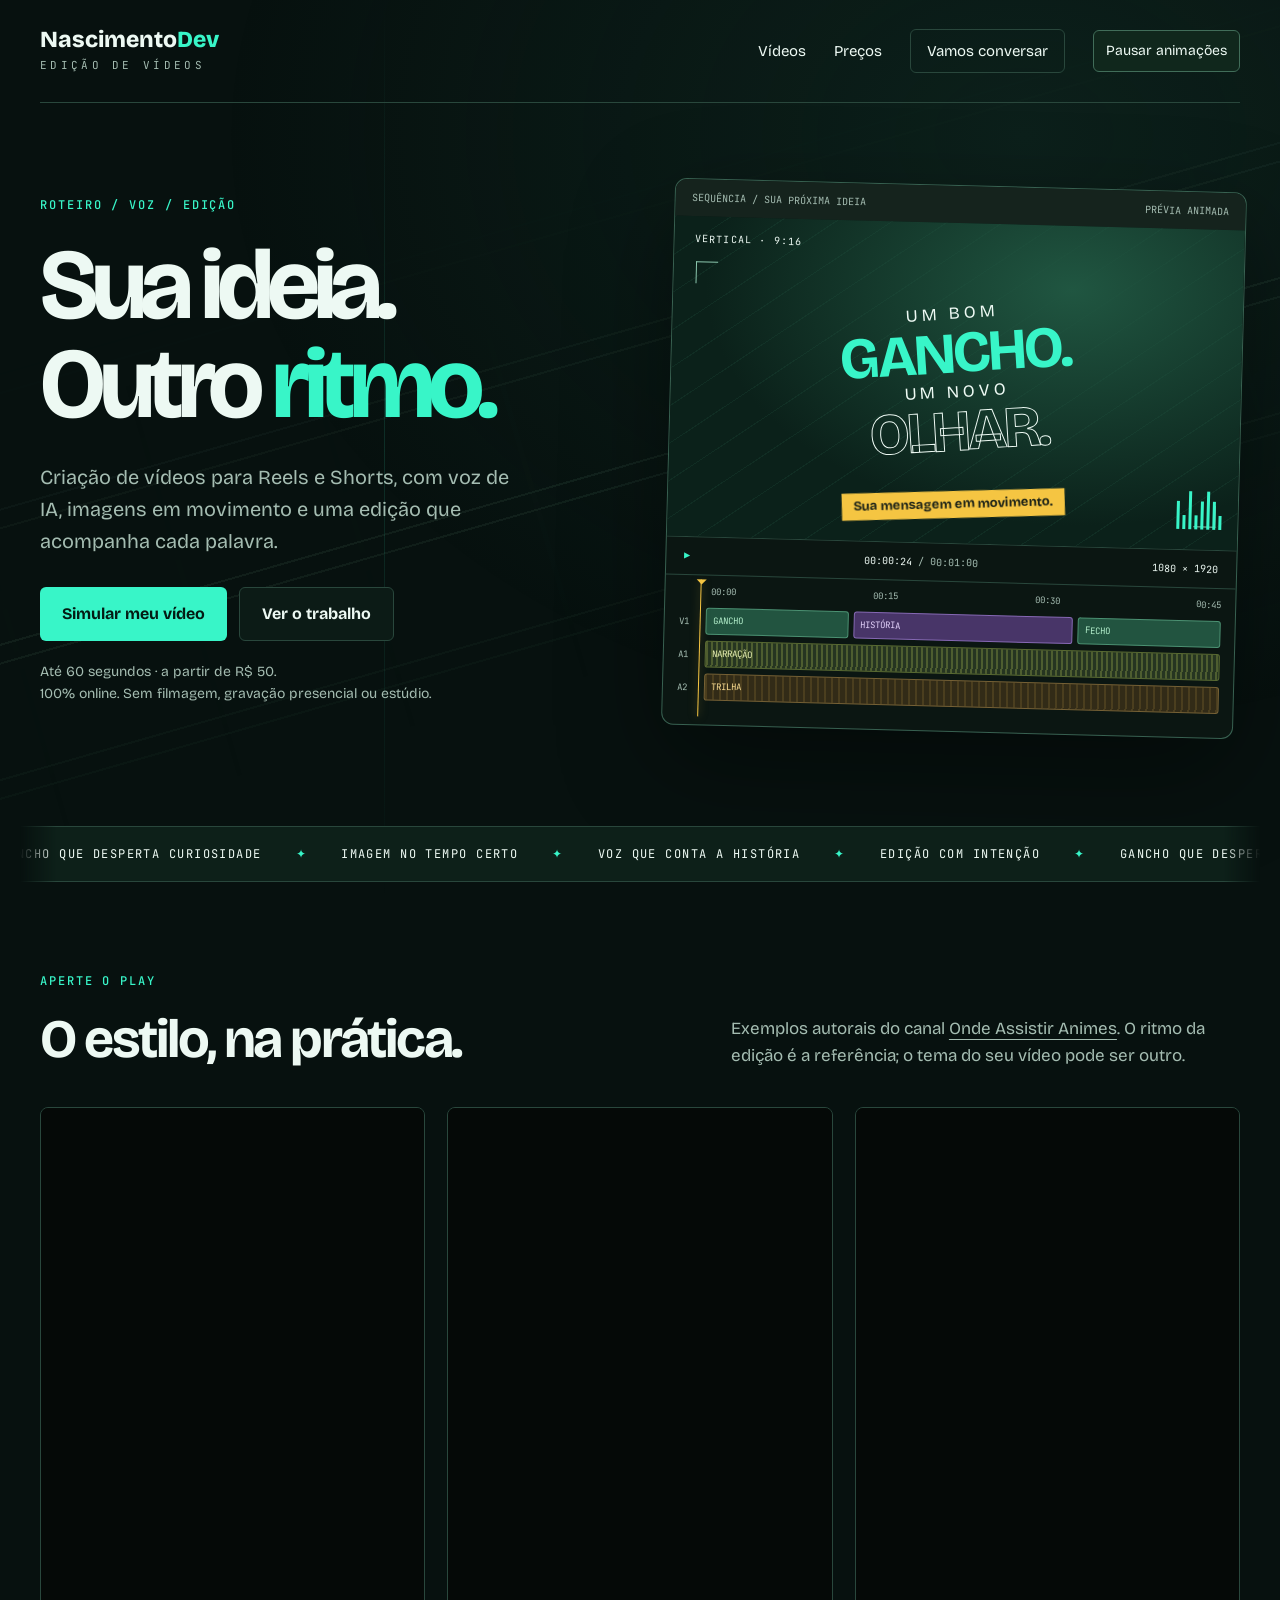
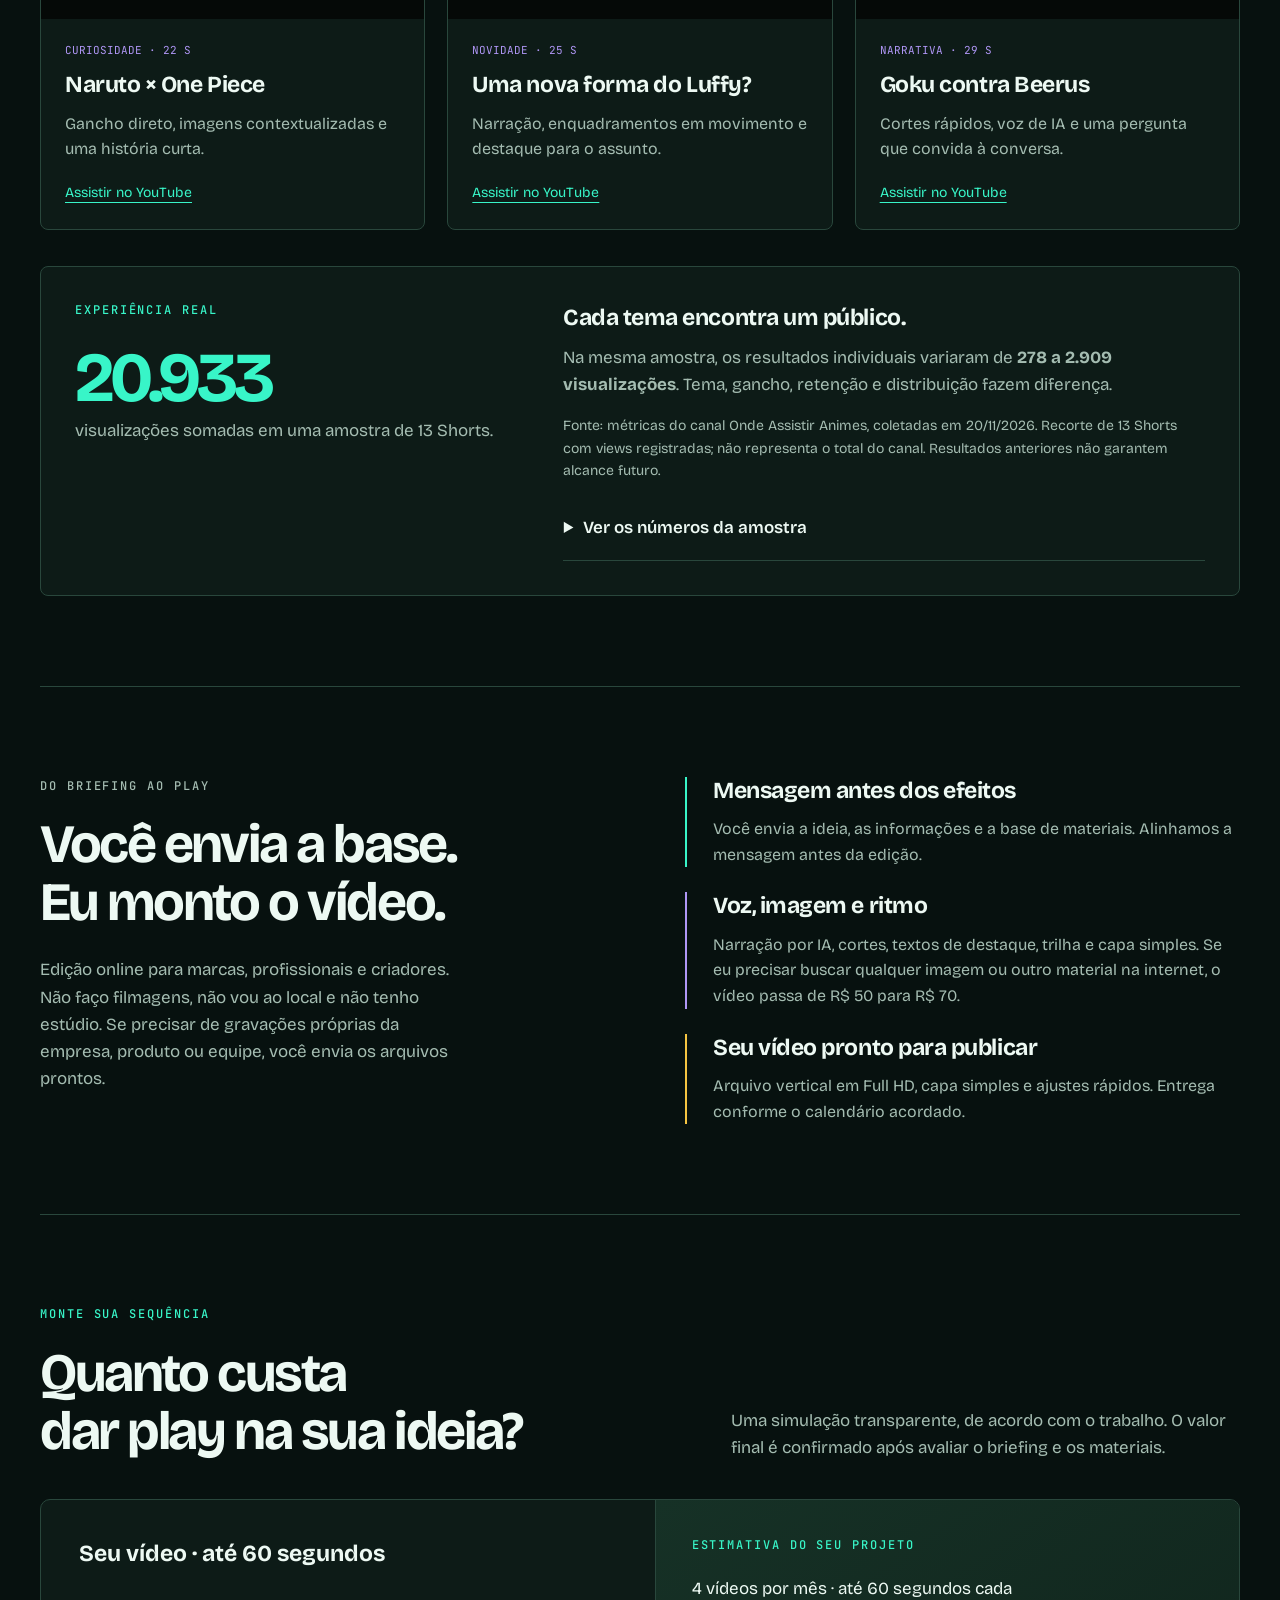
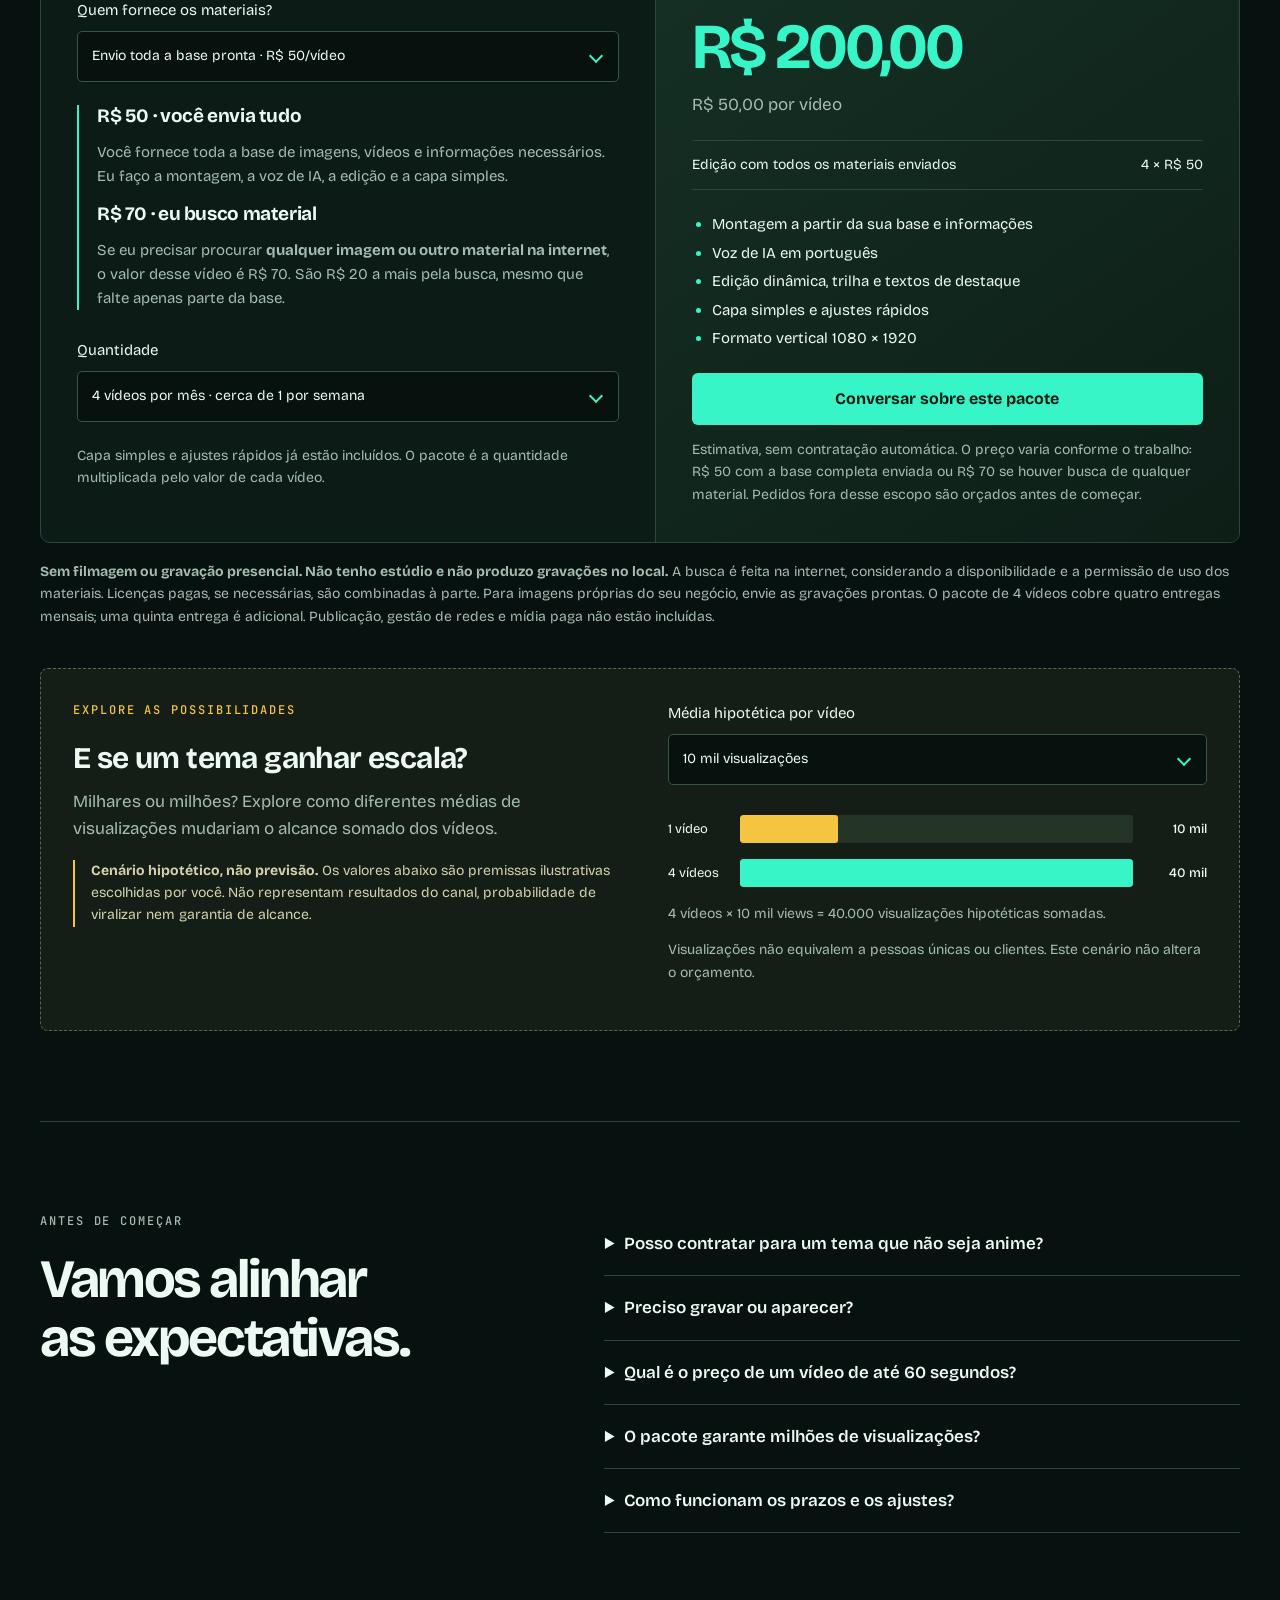
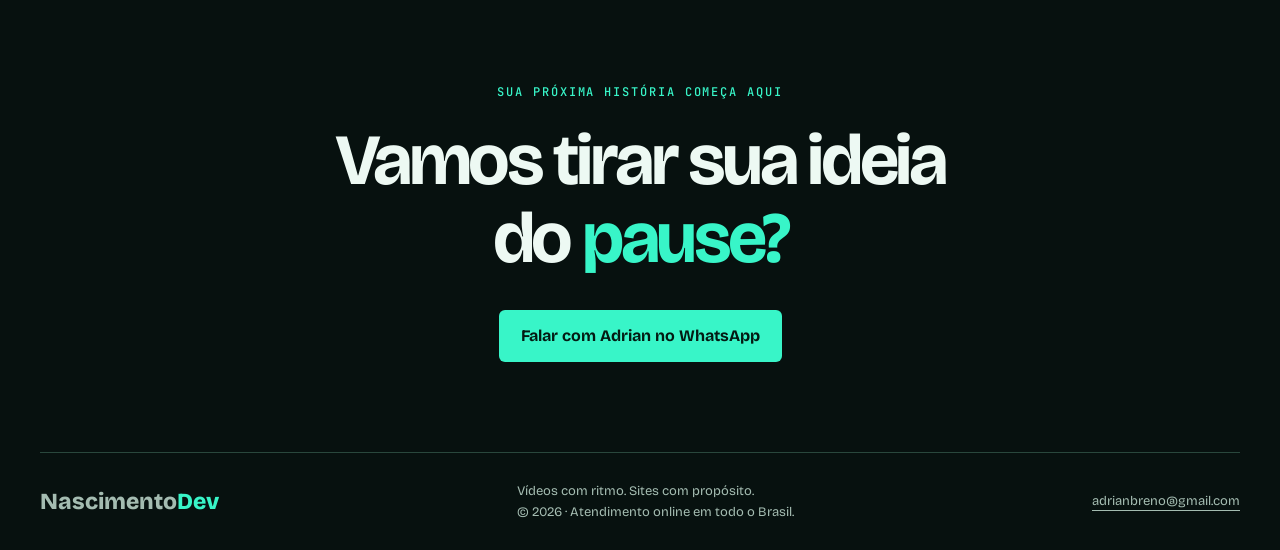
<file: videos/index.html>
<!doctype html>
<html lang="pt-BR">
<head>
<meta charset="utf-8"><meta name="viewport" content="width=device-width,initial-scale=1">
<title>Criação de vídeos para Reels e Shorts com IA | NascimentoDev</title>
<meta name="description" content="Edição de Reels e Shorts até 60s: R$ 50 com seus materiais ou R$ 70 com busca na internet. Voz de IA e capa simples. Online, sem filmagem.">
<link rel="canonical" href="https://adriannascimentodev.github.io/videos/">
<meta name="theme-color" content="#07110f"><link rel="icon" href="../favicon.svg" type="image/svg+xml">
<meta property="og:type" content="website"><meta property="og:locale" content="pt_BR"><meta property="og:site_name" content="NascimentoDev">
<meta property="og:title" content="Sua ideia merece ritmo. Vídeos por NascimentoDev."><meta property="og:description" content="Roteiro, voz de IA e edição dinâmica para Reels e Shorts. Conheça o trabalho e simule seu orçamento."><meta property="og:url" content="https://adriannascimentodev.github.io/videos/"><meta property="og:image" content="https://adriannascimentodev.github.io/og.png"><meta name="twitter:card" content="summary_large_image">
<link rel="preconnect" href="https://fonts.googleapis.com"><link rel="preconnect" href="https://fonts.gstatic.com" crossorigin>
<link href="https://fonts.googleapis.com/css2?family=Bricolage+Grotesque:wght@400;500;600;700;800&family=JetBrains+Mono:wght@400;500&display=swap" rel="stylesheet">
<link rel="stylesheet" href="styles.css"><script src="calculator.js" defer></script>
<script type="application/ld+json">{"@context":"https://schema.org","@type":"Service","name":"Criação e edição de vídeos para Reels e Shorts","serviceType":"Produção de vídeos curtos com narração por inteligência artificial","url":"https://adriannascimentodev.github.io/videos/","description":"Vídeos verticais de até 60 segundos com roteiro, voz de IA, edição dinâmica e trilha. Orçamento conforme duração e complexidade.","areaServed":{"@type":"Country","name":"Brasil"},"provider":{"@type":"ProfessionalService","name":"NascimentoDev","url":"https://adriannascimentodev.github.io/"}}</script>
</head>
<body>
<a class="skip" href="#conteudo">Pular para o conteúdo</a>
<div class="editing-background" aria-hidden="true"><div class="filmstrip"></div><div class="background-playhead"></div></div>
<header class="site-header wrap"><a class="brand" href="/">Nascimento<span>Dev</span><small>EDIÇÃO DE VÍDEOS</small></a><nav aria-label="Navegação principal"><a href="#portfolio">Vídeos</a><a href="#simulador">Preços</a><a class="contact-link" href="https://wa.me/5598984450784?text=Quero%20um%20or%C3%A7amento%20de%20v%C3%ADdeos">Vamos conversar</a><button id="motion" class="motion-control" type="button" aria-pressed="false" aria-label="Pausar animações">Pausar animações</button></nav></header>
<main id="conteudo">
<section class="hero wrap">
<div class="hero-copy"><p class="eyebrow">ROTEIRO / VOZ / EDIÇÃO</p><h1>Sua ideia.<br>Outro <em>ritmo.</em></h1><p class="intro">Criação de vídeos para Reels e Shorts, com voz de IA, imagens em movimento e uma edição que acompanha cada palavra.</p><div class="actions"><a class="button primary" href="#simulador">Simular meu vídeo</a><a class="button secondary" href="#portfolio">Ver o trabalho</a></div><p class="micro">Até 60 segundos · a partir de R$ 50.<br>100% online. Sem filmagem, gravação presencial ou estúdio.</p></div>
<div class="editor" aria-label="Ilustração animada de uma estação de edição de vídeo">
<div class="editor-bar"><span>SEQUÊNCIA / SUA PRÓXIMA IDEIA</span><span>PRÉVIA ANIMADA</span></div>
<div class="preview"><span class="preview-meta">VERTICAL · 9:16</span><div class="frame-corner tl"></div><div class="frame-corner br"></div><div class="type-scene"><span>UM BOM</span><strong>GANCHO.</strong><span>UM NOVO</span><strong class="outline">OLHAR.</strong></div><div class="caption-chip">Sua mensagem em movimento.</div><div class="levels" aria-hidden="true"><i></i><i></i><i></i><i></i><i></i><i></i><i></i><i></i></div></div>
<div class="transport"><span class="play-symbol" aria-hidden="true">▶</span><span>00:00:24 <b>/ 00:01:00</b></span><span>1080 × 1920</span></div>
<div class="timeline" aria-hidden="true"><div class="ruler"><span>00:00</span><span>00:15</span><span>00:30</span><span>00:45</span></div><div class="track"><b>V1</b><div class="clip">GANCHO</div><div class="clip violet">HISTÓRIA</div><div class="clip">FECHO</div></div><div class="track"><b>A1</b><div class="wave voice">NARRAÇÃO</div></div><div class="track"><b>A2</b><div class="wave music">TRILHA</div></div><div class="playhead"></div></div>
</div></section>
<div class="ticker" aria-hidden="true"><div class="ticker-track"><div class="ticker-group"><span>GANCHO QUE DESPERTA CURIOSIDADE</span><i>✦</i><span>IMAGEM NO TEMPO CERTO</span><i>✦</i><span>VOZ QUE CONTA A HISTÓRIA</span><i>✦</i><span>EDIÇÃO COM INTENÇÃO</span><i>✦</i></div><div class="ticker-group"><span>GANCHO QUE DESPERTA CURIOSIDADE</span><i>✦</i><span>IMAGEM NO TEMPO CERTO</span><i>✦</i><span>VOZ QUE CONTA A HISTÓRIA</span><i>✦</i><span>EDIÇÃO COM INTENÇÃO</span><i>✦</i></div></div></div>
<section class="wrap section" id="portfolio"><div class="section-heading"><div><p class="eyebrow">APERTE O PLAY</p><h2>O estilo, na prática.</h2></div><p>Exemplos autorais do canal <a href="https://www.youtube.com/@OndeAssistirAnimes" target="_blank" rel="noopener">Onde Assistir Animes</a>. O ritmo da edição é a referência; o tema do seu vídeo pode ser outro.</p></div>
<div class="video-grid">
<article class="video-card"><iframe src="https://www.youtube-nocookie.com/embed/9Nivy5EpyGA" title="Exemplo: Naruto e One Piece" loading="lazy" allow="accelerometer; autoplay; clipboard-write; encrypted-media; gyroscope; picture-in-picture; web-share" allowfullscreen></iframe><div><span class="pill">CURIOSIDADE · 22 S</span><h3>Naruto × One Piece</h3><p>Gancho direto, imagens contextualizadas e uma história curta.</p><a href="https://www.youtube.com/watch?v=9Nivy5EpyGA" target="_blank" rel="noopener">Assistir no YouTube</a></div></article>
<article class="video-card"><iframe src="https://www.youtube-nocookie.com/embed/3LkLE3IZ57s" title="Exemplo: nova forma do Luffy" loading="lazy" allow="accelerometer; autoplay; clipboard-write; encrypted-media; gyroscope; picture-in-picture; web-share" allowfullscreen></iframe><div><span class="pill">NOVIDADE · 25 S</span><h3>Uma nova forma do Luffy?</h3><p>Narração, enquadramentos em movimento e destaque para o assunto.</p><a href="https://www.youtube.com/watch?v=3LkLE3IZ57s" target="_blank" rel="noopener">Assistir no YouTube</a></div></article>
<article class="video-card"><iframe src="https://www.youtube-nocookie.com/embed/8WbN7phiHjc" title="Exemplo: Goku contra Beerus" loading="lazy" allow="accelerometer; autoplay; clipboard-write; encrypted-media; gyroscope; picture-in-picture; web-share" allowfullscreen></iframe><div><span class="pill">NARRATIVA · 29 S</span><h3>Goku contra Beerus</h3><p>Cortes rápidos, voz de IA e uma pergunta que convida à conversa.</p><a href="https://www.youtube.com/watch?v=8WbN7phiHjc" target="_blank" rel="noopener">Assistir no YouTube</a></div></article>
</div>
<div class="proof"><div><p class="eyebrow">EXPERIÊNCIA REAL</p><strong>20.933</strong><p>visualizações somadas em uma amostra de 13 Shorts.</p></div><div><h3>Cada tema encontra um público.</h3><p>Na mesma amostra, os resultados individuais variaram de <b>278 a 2.909 visualizações</b>. Tema, gancho, retenção e distribuição fazem diferença.</p><p class="micro">Fonte: métricas do canal Onde Assistir Animes, coletadas em 20/11/2026. Recorte de 13 Shorts com views registradas; não representa o total do canal. Resultados anteriores não garantem alcance futuro.</p><details><summary>Ver os números da amostra</summary><ul class="metrics"><li><a href="https://youtu.be/3LkLE3IZ57s">Gear 6</a><span>2.245</span></li><li><a href="https://youtu.be/-nKy4s3l0Hg">Overgeared</a><span>1.552</span></li><li><a href="https://youtu.be/V8y5BeviVCk">Noelle</a><span>1.564</span></li><li><a href="https://youtu.be/8WbN7phiHjc">Goku × Beerus</a><span>2.033</span></li><li><a href="https://youtu.be/i-h0ZMUZ7_s">Overgeared EP8</a><span>1.258</span></li><li><a href="https://youtu.be/9Nivy5EpyGA">Naruto × One Piece</a><span>2.909</span></li><li><a href="https://youtu.be/HH9qIeh6A_E">Laid-off Mage</a><span>2.089</span></li><li><a href="https://youtu.be/Cik137z240M">Apotecária</a><span>1.282</span></li><li><a href="https://youtu.be/Y73xYKg21CI">Nomes de isekai</a><span>278</span></li><li><a href="https://youtu.be/JSNQGpxlEyM">Attack on Titan</a><span>1.406</span></li><li><a href="https://youtu.be/3m_D3GD1Wnc">Gyro</a><span>2.267</span></li><li><a href="https://youtu.be/5bGCn3ChPHI">Gênero isekai</a><span>777</span></li><li><a href="https://youtu.be/jeAEn--9AeY">Vitrine OAA</a><span>1.273</span></li></ul></details></div></div>
</section>
<section class="section workflow wrap"><div><p class="eyebrow">DO BRIEFING AO PLAY</p><h2>Você envia a base.<br>Eu monto o vídeo.</h2><p>Edição online para marcas, profissionais e criadores. Não faço filmagens, não vou ao local e não tenho estúdio. Se precisar de gravações próprias da empresa, produto ou equipe, você envia os arquivos prontos.</p></div><ol><li><h3>Mensagem antes dos efeitos</h3><p>Você envia a ideia, as informações e a base de materiais. Alinhamos a mensagem antes da edição.</p></li><li><h3>Voz, imagem e ritmo</h3><p>Narração por IA, cortes, textos de destaque, trilha e capa simples. Se eu precisar buscar qualquer imagem ou outro material na internet, o vídeo passa de R$ 50 para R$ 70.</p></li><li><h3>Seu vídeo pronto para publicar</h3><p>Arquivo vertical em Full HD, capa simples e ajustes rápidos. Entrega conforme o calendário acordado.</p></li></ol></section>
<section class="section wrap" id="simulador"><div class="section-heading"><div><p class="eyebrow">MONTE SUA SEQUÊNCIA</p><h2>Quanto custa<br>dar play na sua ideia?</h2></div><p>Uma simulação transparente, de acordo com o trabalho. O valor final é confirmado após avaliar o briefing e os materiais.</p></div>
<div class="calculator"><form id="price-form"><fieldset><legend>Seu vídeo · até 60 segundos</legend><label for="materials">Quem fornece os materiais?</label><div class="select-wrap"><select id="materials" name="materials"><option value="provided">Envio toda a base pronta · R$ 50/vídeo</option><option value="search">Preciso de busca na internet · R$ 70/vídeo</option></select></div><div class="material-rules"><h3>R$ 50 · você envia tudo</h3><p>Você fornece toda a base de imagens, vídeos e informações necessários. Eu faço a montagem, a voz de IA, a edição e a capa simples.</p><h3>R$ 70 · eu busco material</h3><p>Se eu precisar procurar <b>qualquer imagem ou outro material na internet</b>, o valor desse vídeo é R$ 70. São R$ 20 a mais pela busca, mesmo que falte apenas parte da base.</p></div><label for="quantity">Quantidade</label><div class="select-wrap"><select id="quantity" name="quantity"><option value="1">1 vídeo avulso</option><option value="4" selected>4 vídeos por mês · cerca de 1 por semana</option><option value="8">8 vídeos por mês</option><option value="10">10 vídeos por mês</option></select></div><p class="micro">Capa simples e ajustes rápidos já estão incluídos. O pacote é a quantidade multiplicada pelo valor de cada vídeo.</p></fieldset></form>
<div class="price-panel"><p class="eyebrow">ESTIMATIVA DO SEU PROJETO</p><div aria-live="polite" aria-atomic="true"><p id="package-label">4 vídeos por mês · até 60 segundos cada</p><strong id="total">R$ 200</strong><p id="unit">R$ 50 por vídeo</p><dl id="breakdown"><div><dt>Edição com todos os materiais enviados</dt><dd>4 × R$ 50</dd></div></dl></div><ul class="included"><li>Montagem a partir da sua base e informações</li><li>Voz de IA em português</li><li>Edição dinâmica, trilha e textos de destaque</li><li>Capa simples e ajustes rápidos</li><li>Formato vertical 1080 × 1920</li></ul><a id="quote" class="button primary" href="https://wa.me/5598984450784?text=Quero%204%20v%C3%ADdeos%20de%20at%C3%A9%2060%20segundos.%20Vou%20enviar%20todos%20os%20materiais.%20Estimativa%3A%20R%24%20200.">Conversar sobre este pacote</a><p class="micro">Estimativa, sem contratação automática. O preço varia conforme o trabalho: R$ 50 com a base completa enviada ou R$ 70 se houver busca de qualquer material. Pedidos fora desse escopo são orçados antes de começar.</p></div></div>
<p class="scope-note"><b>Sem filmagem ou gravação presencial. Não tenho estúdio e não produzo gravações no local.</b> A busca é feita na internet, considerando a disponibilidade e a permissão de uso dos materiais. Licenças pagas, se necessárias, são combinadas à parte. Para imagens próprias do seu negócio, envie as gravações prontas. O pacote de 4 vídeos cobre quatro entregas mensais; uma quinta entrega é adicional. Publicação, gestão de redes e mídia paga não estão incluídas.</p>
<noscript><p>Até 60 segundos: R$ 50 com todos os materiais enviados ou R$ 70 com busca de qualquer material na internet. Quatro vídeos: R$ 200 ou R$ 280. Capa simples incluída; sem filmagem. A calculadora interativa precisa de JavaScript.</p></noscript>
<div class="reach"><div><p class="eyebrow">EXPLORE AS POSSIBILIDADES</p><h3>E se um tema ganhar escala?</h3><p>Milhares ou milhões? Explore como diferentes médias de visualizações mudariam o alcance somado dos vídeos.</p><p class="disclaimer"><b>Cenário hipotético, não previsão.</b> Os valores abaixo são premissas ilustrativas escolhidas por você. Não representam resultados do canal, probabilidade de viralizar nem garantia de alcance.</p></div><div><label for="scenario">Média hipotética por vídeo</label><div class="select-wrap"><select id="scenario"><option value="1000">1 mil visualizações</option><option value="10000" selected>10 mil visualizações</option><option value="100000">100 mil visualizações</option><option value="1000000">1 milhão de visualizações</option></select></div><div class="chart" role="img" aria-label="Comparação linear entre visualizações hipotéticas de um vídeo e do pacote"><div class="chart-row"><span>1 vídeo</span><div class="bar-space"><div id="single-bar" class="chart-bar single" style="width:25%"></div></div><b id="single-views">10 mil</b></div><div class="chart-row"><span id="chart-quantity">4 vídeos</span><div class="bar-space"><div class="chart-bar"></div></div><b id="total-views">40 mil</b></div></div><p id="reach-equation" class="micro" aria-live="polite">4 vídeos × 10 mil views = 40 mil visualizações hipotéticas somadas.</p><p class="micro">Visualizações não equivalem a pessoas únicas ou clientes. Este cenário não altera o orçamento.</p></div></div>
</section>
<section class="section wrap faq"><div><p class="eyebrow">ANTES DE COMEÇAR</p><h2>Vamos alinhar<br>as expectativas.</h2></div><div><details><summary>Posso contratar para um tema que não seja anime?</summary><p>Sim. O portfólio demonstra a linguagem de edição. O roteiro, as imagens, a voz e a trilha são adaptados à sua marca e ao público, após avaliar o tema e os materiais disponíveis.</p></details><details><summary>Preciso gravar ou aparecer?</summary><p>Você não precisa aparecer. Trabalho com voz de IA e materiais existentes. Não faço filmagem, gravação presencial nem atendimento em estúdio. Se quiser imagens próprias da empresa, produto ou equipe, você precisa enviar essas gravações prontas.</p></details><details><summary>Qual é o preço de um vídeo de até 60 segundos?</summary><p>R$ 50 se você entregar toda a base pronta. Se eu precisar buscar qualquer imagem ou outro material na internet, são R$ 70 por vídeo. Capa simples e ajustes rápidos estão incluídos. Quatro vídeos mensais ficam em R$ 200 ou R$ 280.</p></details><details><summary>O pacote garante milhões de visualizações?</summary><p>Não. Você contrata a produção dos vídeos. O alcance depende do tema, do público, da retenção, do perfil e da distribuição da plataforma. Os cenários do gráfico são apenas contas ilustrativas e os números do portfólio são resultados passados.</p></details><details><summary>Como funcionam os prazos e os ajustes?</summary><p>Combinamos o calendário após receber a base e as informações. Capa simples e ajustes rápidos estão incluídos. Refazer o vídeo com outra ideia, novas versões e pedidos fora do escopo exigem orçamento antes de começar.</p></details></div></section>
<section class="closing wrap"><p class="eyebrow">SUA PRÓXIMA HISTÓRIA COMEÇA AQUI</p><h2>Vamos tirar sua ideia<br>do <em>pause?</em></h2><a class="button primary" href="https://wa.me/5598984450784?text=Quero%20criar%20v%C3%ADdeos%20para%20minha%20marca.%20Podemos%20conversar%20sobre%20o%20briefing%3F">Falar com Adrian no WhatsApp</a></section>
</main><footer class="wrap"><a class="brand" href="/">Nascimento<span>Dev</span></a><p>Vídeos com ritmo. Sites com propósito.<br>© 2026 · Atendimento online em todo o Brasil.</p><a href="mailto:adrianbreno@gmail.com">adrianbreno@gmail.com</a></footer>
</body></html>
</file>
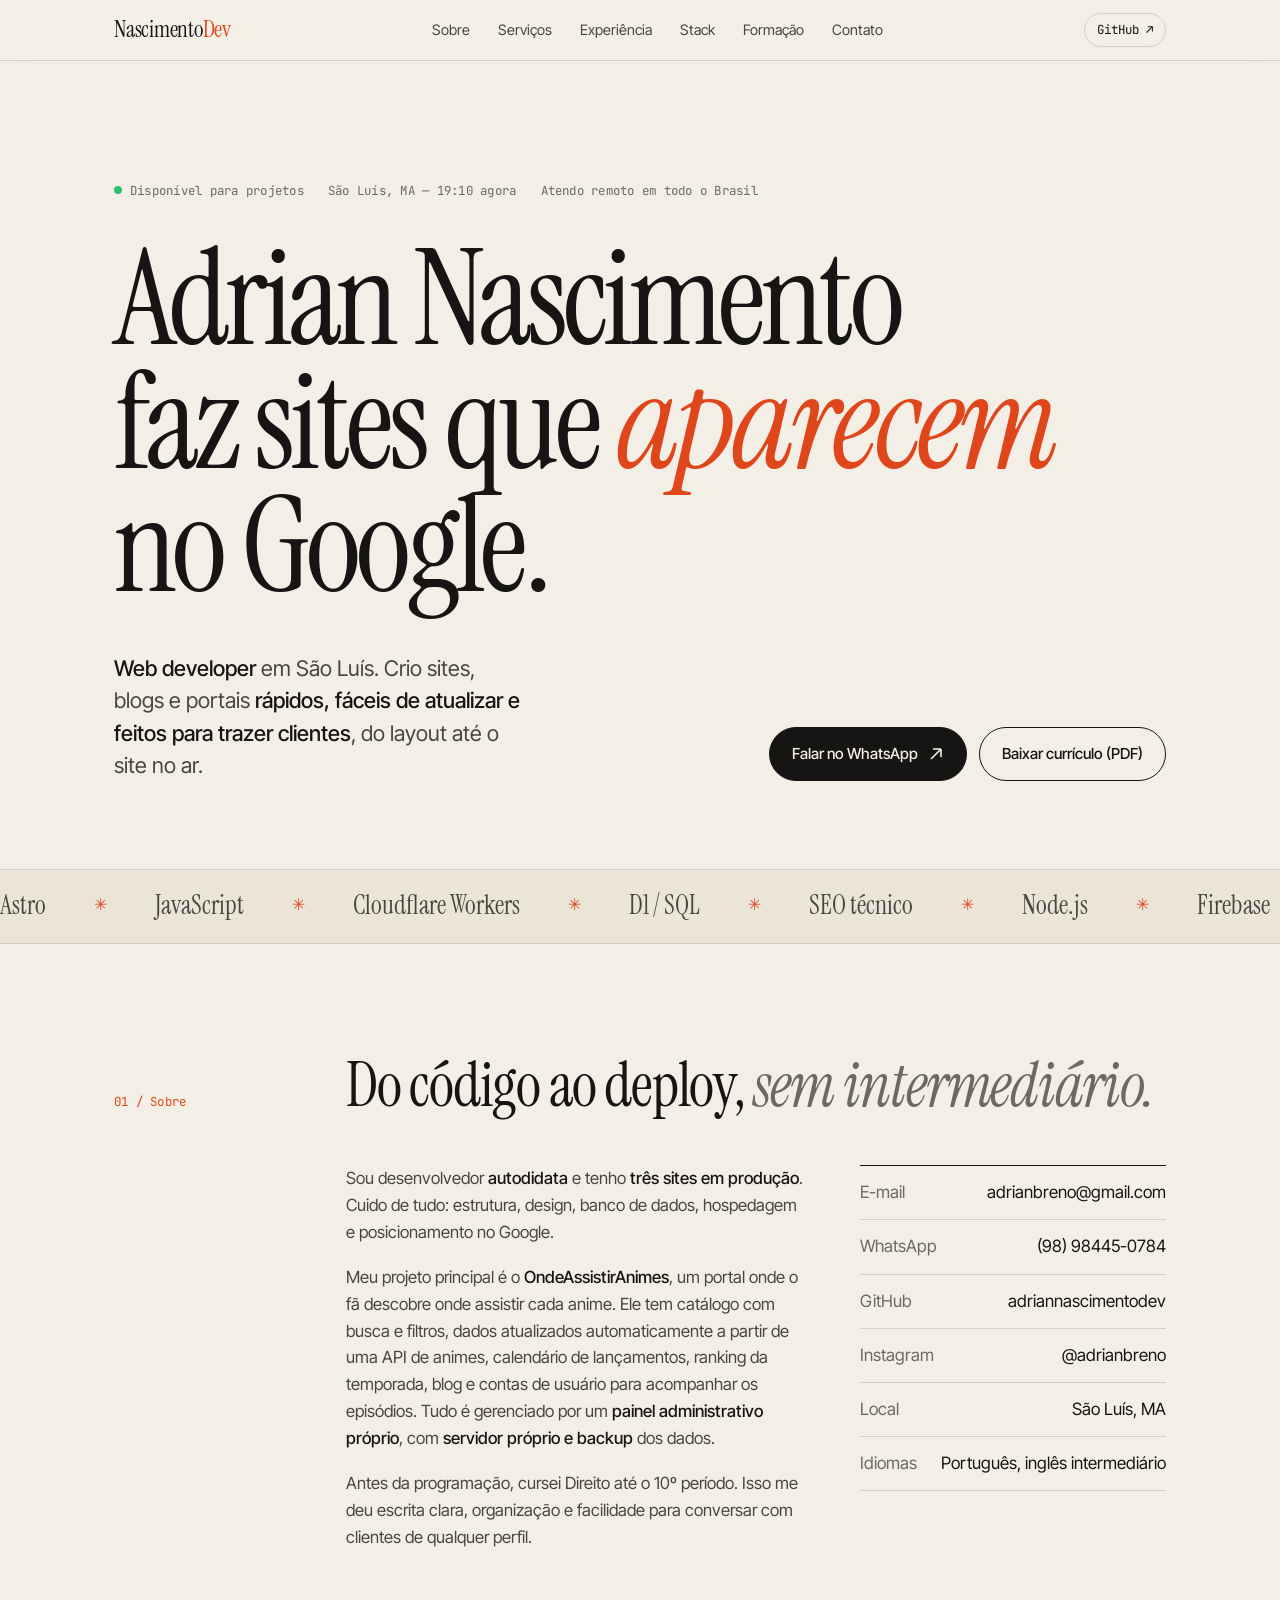
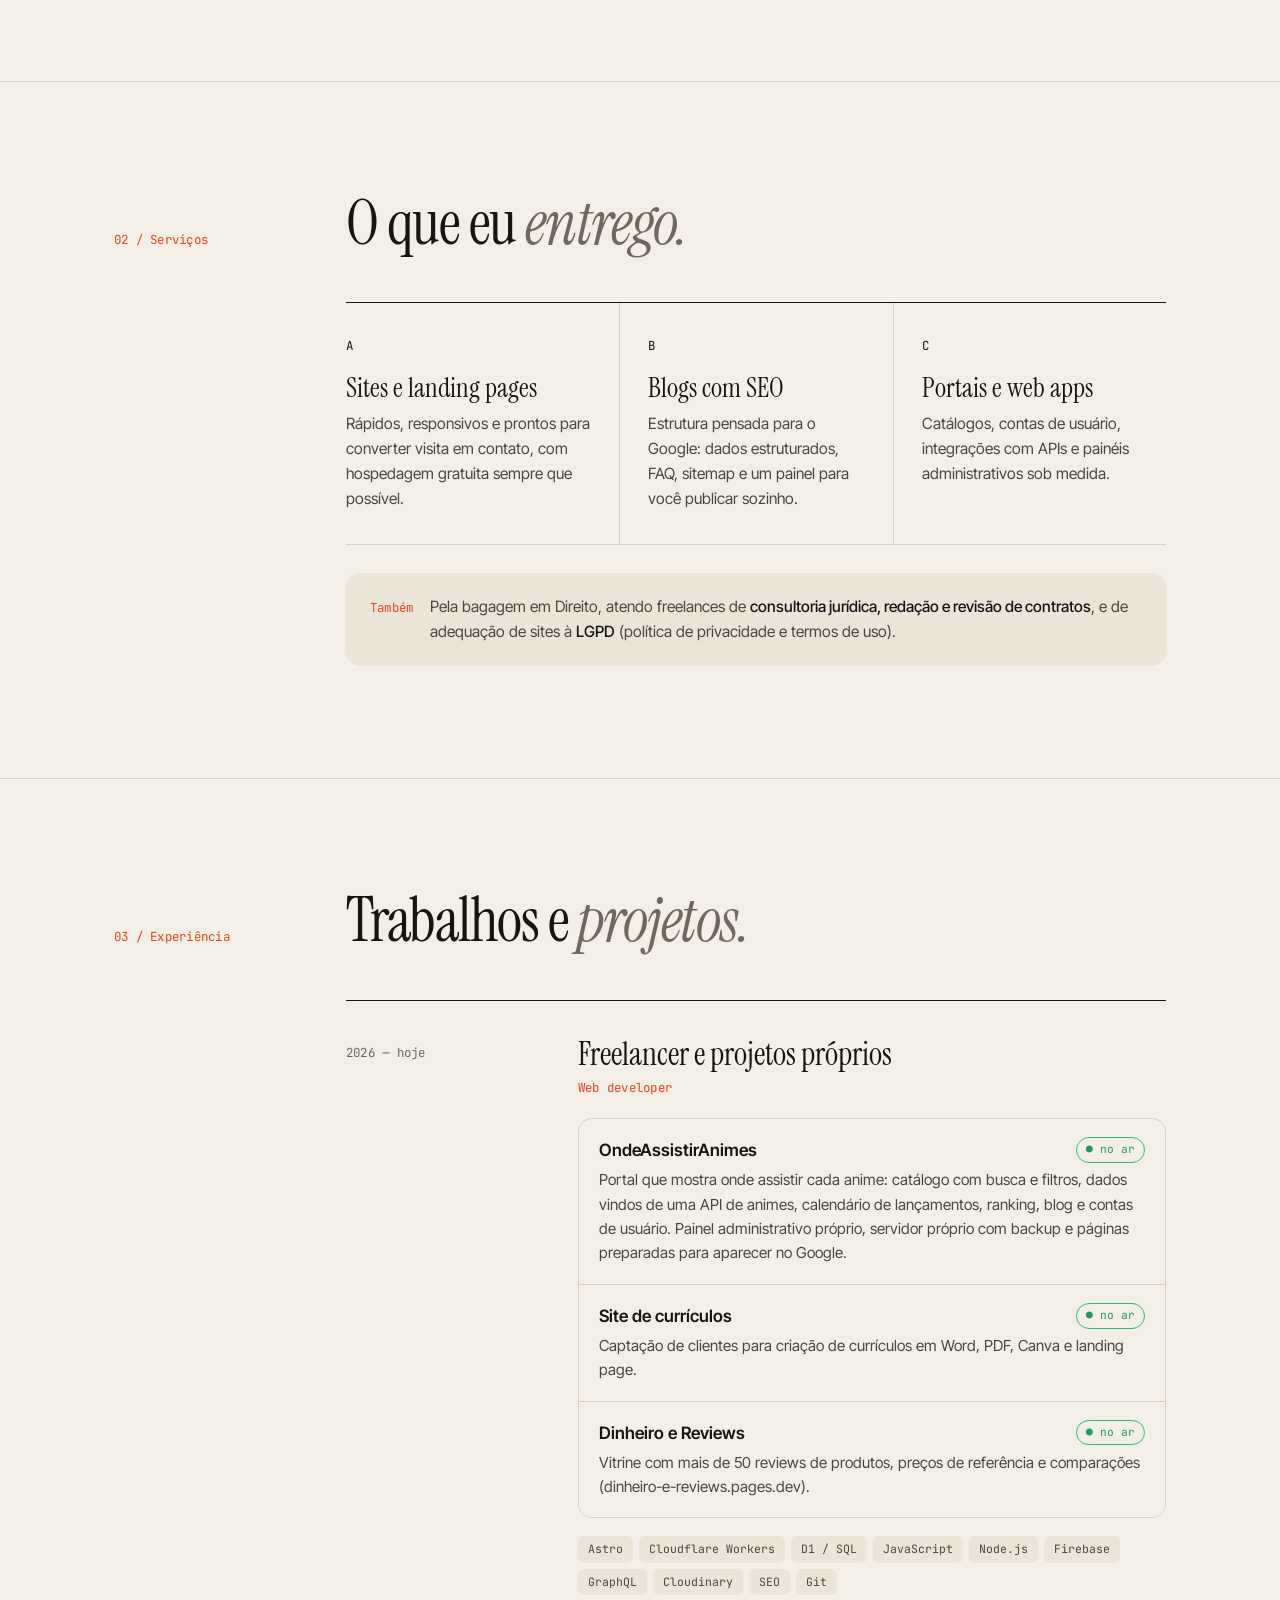
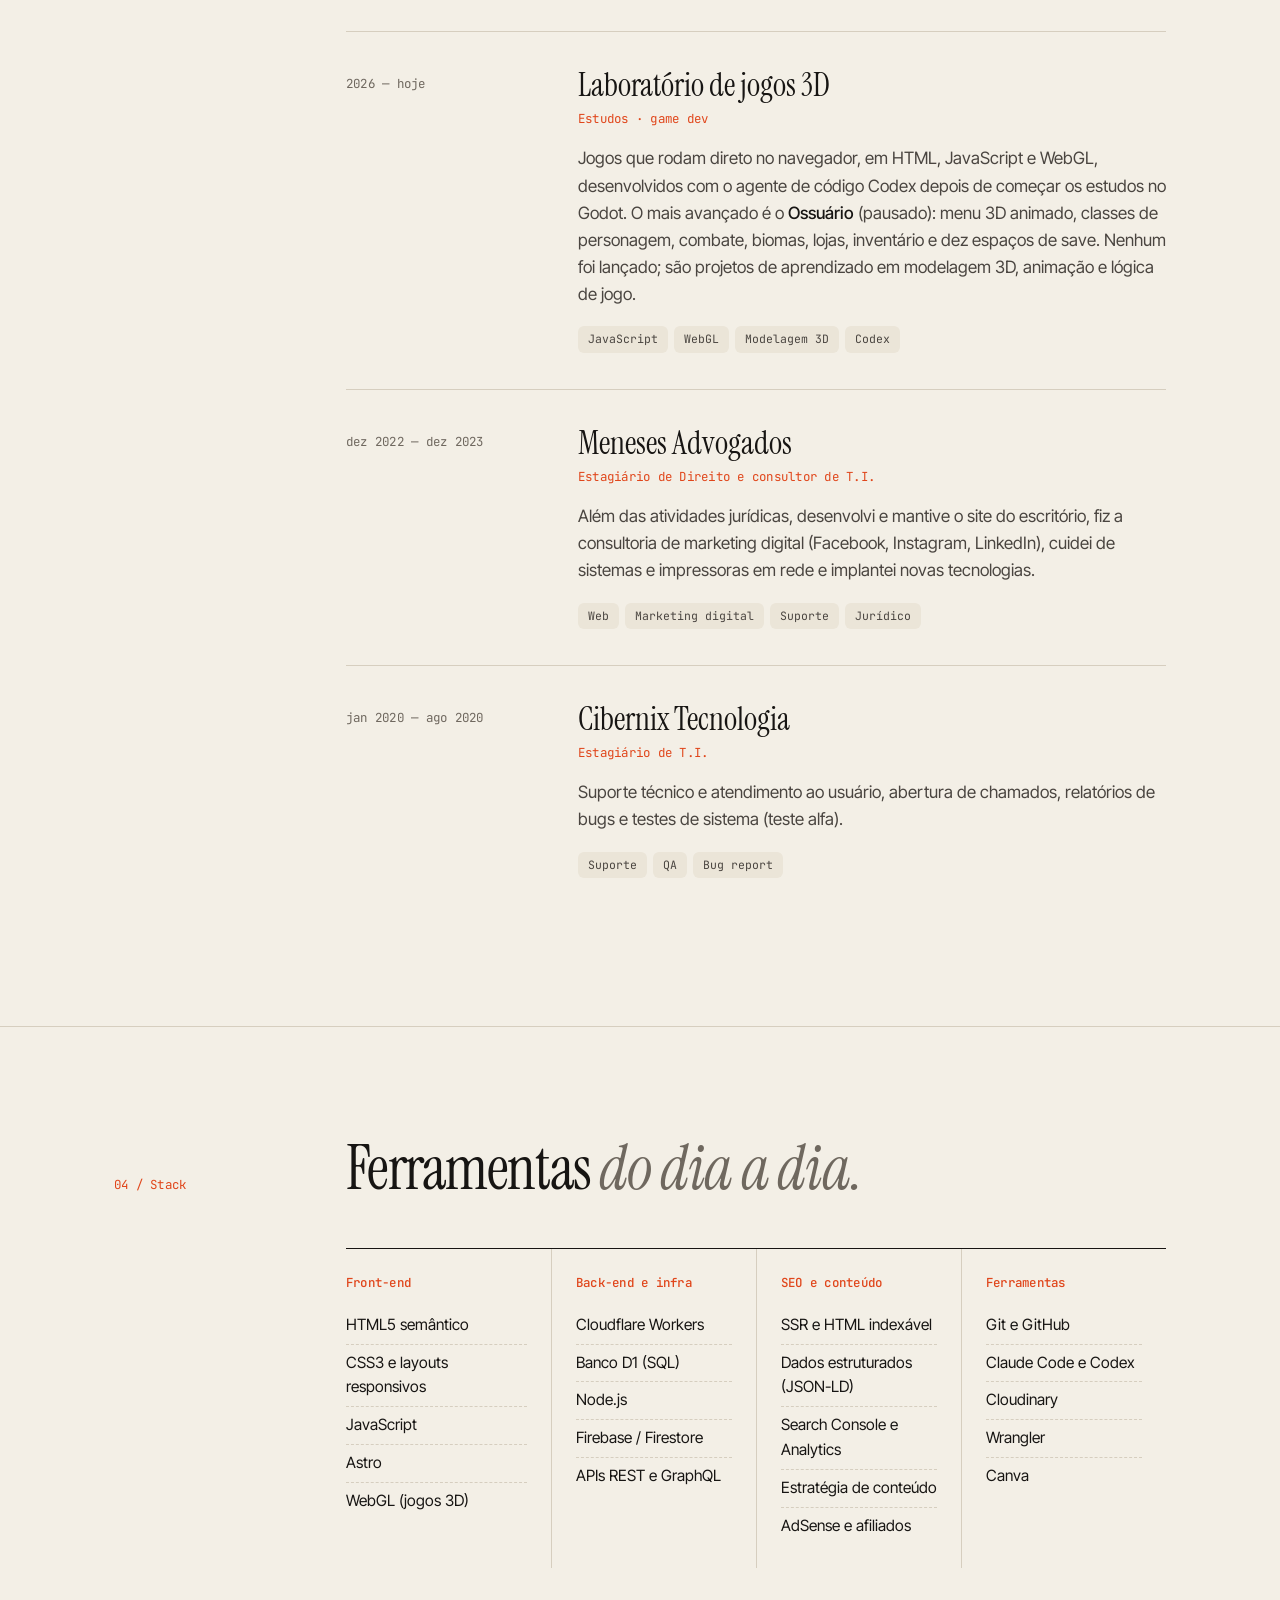
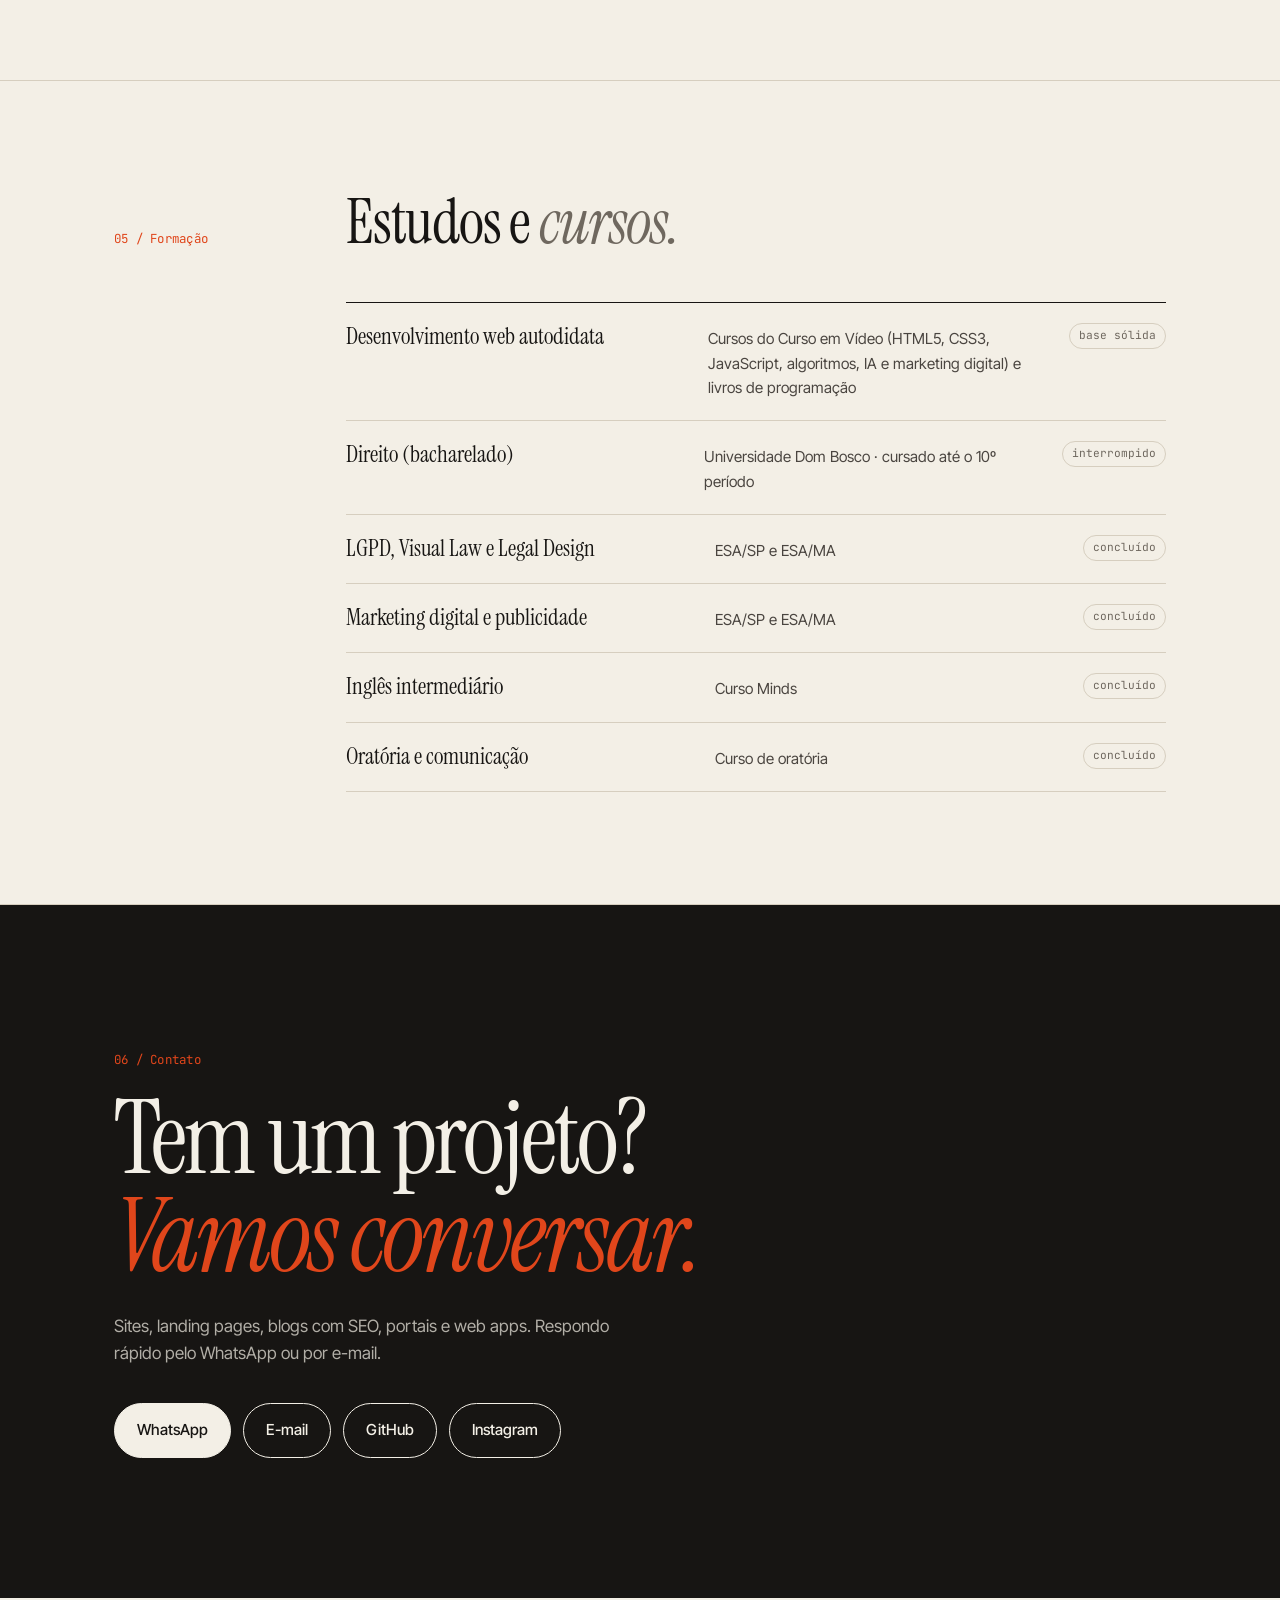
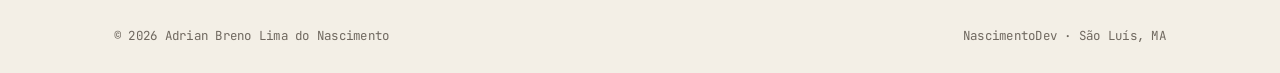
<file: curriculo.html>
<!DOCTYPE html>
<html lang="pt-BR">
<head>
<meta charset="UTF-8">
<meta name="viewport" content="width=device-width, initial-scale=1.0">
<meta name="robots" content="noindex">
<title>NascimentoDev — Adrian Breno, Web Developer em São Luís</title>
<meta name="description" content="Adrian Breno Lima do Nascimento, web developer em São Luís (MA). Sites, blogs e portais rápidos com Astro, Cloudflare, JavaScript e SEO técnico.">
<link rel="canonical" href="https://adriannascimentodev.github.io/">
<meta name="theme-color" content="#f3efe6" media="(prefers-color-scheme: light)">
<meta name="theme-color" content="#121110" media="(prefers-color-scheme: dark)">
<link rel="icon" href="favicon.svg" type="image/svg+xml">
<link rel="apple-touch-icon" href="apple-touch-icon.png">

<meta property="og:type" content="profile">
<meta property="og:locale" content="pt_BR">
<meta property="og:site_name" content="NascimentoDev">
<meta property="og:title" content="Adrian Breno — Web Developer em São Luís">
<meta property="og:description" content="Sites, blogs e portais rápidos e prontos para o Google. Astro, Cloudflare, JavaScript e SEO técnico.">
<meta property="og:url" content="https://adriannascimentodev.github.io/">
<meta property="og:image" content="https://adriannascimentodev.github.io/og.png">
<meta property="og:image:width" content="1200">
<meta property="og:image:height" content="630">
<meta property="og:image:alt" content="NascimentoDev — Adrian Breno, Web Developer">
<meta name="twitter:card" content="summary_large_image">
<meta name="twitter:image" content="https://adriannascimentodev.github.io/og.png">

<script type="application/ld+json">
{
  "@context": "https://schema.org",
  "@type": "Person",
  "name": "Adrian Breno Lima do Nascimento",
  "alternateName": "NascimentoDev",
  "jobTitle": "Web Developer",
  "url": "https://adriannascimentodev.github.io/",
  "email": "mailto:adrianbreno@gmail.com",
  "address": { "@type": "PostalAddress", "addressLocality": "São Luís", "addressRegion": "MA", "addressCountry": "BR" },
  "sameAs": ["https://github.com/adriannascimentodev", "https://instagram.com/adrianbreno"],
  "knowsAbout": ["Astro", "JavaScript", "Cloudflare Workers", "SEO técnico", "Node.js", "Firebase", "WebGL"]
}
</script>

<script>document.documentElement.classList.add('js');</script>

<link rel="preconnect" href="https://fonts.googleapis.com">
<link rel="preconnect" href="https://fonts.gstatic.com" crossorigin>
<link href="https://fonts.googleapis.com/css2?family=Instrument+Serif:ital@0;1&family=Bricolage+Grotesque:opsz,wght@12..96,800&family=Inter+Tight:wght@400;500;600&family=JetBrains+Mono:wght@400;500&display=swap" rel="stylesheet">
<style>
  :root {
    --paper: #f3efe6;
    --paper-2: #ebe5d8;
    --ink: #171513;
    --ink-2: #4a4540;
    --muted: #6f685f;
    --line: #d6cebf;
    --accent: #e0461b;
    --accent-ink: #fff;
    --serif: 'Instrument Serif', Georgia, serif;
    --sans: 'Inter Tight', system-ui, sans-serif;
    --mono: 'JetBrains Mono', ui-monospace, monospace;
    --gutter: clamp(16px, 5vw, 64px);
    --max: 1180px;
  }
  @media (prefers-color-scheme: dark) {
    :root {
      --paper: #121110;
      --paper-2: #1b1a18;
      --ink: #efe9dd;
      --ink-2: #c9c1b3;
      --muted: #9a9286;
      --line: #2e2b27;
      --accent: #ff6a3d;
      --accent-ink: #121110;
    }
  }

  * { margin: 0; padding: 0; box-sizing: border-box; }
  html { scroll-behavior: smooth; }
  body {
    background: var(--paper);
    color: var(--ink);
    font-family: var(--sans);
    font-size: 17px;
    line-height: 1.6;
    -webkit-font-smoothing: antialiased;
    overflow-x: hidden;
  }
  a { color: inherit; }
  ::selection { background: var(--accent); color: var(--accent-ink); }
  :focus-visible { outline: 2px solid var(--accent); outline-offset: 3px; }

  .wrap { max-width: var(--max); margin: 0 auto; padding: 0 var(--gutter); }
  .mono { font-family: var(--mono); font-size: 0.78rem; letter-spacing: 0.02em; }

  header.top {
    position: sticky; top: 0; z-index: 50;
    background: color-mix(in srgb, var(--paper) 88%, transparent);
    backdrop-filter: blur(12px);
    border-bottom: 1px solid var(--line);
  }
  header.top .wrap { display: flex; align-items: center; justify-content: space-between; height: 60px; gap: 16px; }
  .logo { font-family: var(--serif); font-size: 1.45rem; text-decoration: none; letter-spacing: -0.01em; }
  .logo b { font-weight: 400; color: var(--accent); }
  .top nav { display: flex; gap: 28px; }
  .top nav a { text-decoration: none; color: var(--ink-2); font-size: 0.9rem; }
  .top nav a:hover { color: var(--accent); }
  .top .gh { font-family: var(--mono); font-size: 0.78rem; text-decoration: none; border: 1px solid var(--line); padding: 6px 12px; border-radius: 99px; white-space: nowrap; }
  .top .gh:hover { border-color: var(--ink); }
  @media (max-width: 820px) { .top nav { display: none; } }

  .hero { padding: clamp(56px, 10vw, 120px) 0 clamp(48px, 7vw, 88px); border-bottom: 1px solid var(--line); }
  .status { display: flex; flex-wrap: wrap; gap: 10px 24px; color: var(--muted); margin-bottom: 36px; }
  .status .dot { display: inline-block; width: 8px; height: 8px; border-radius: 50%; background: #2fbf71; margin-right: 8px; vertical-align: 1px; animation: ping 2.4s infinite; }
  @keyframes ping { 0% { box-shadow: 0 0 0 0 rgba(47,191,113,.45); } 70%,100% { box-shadow: 0 0 0 9px rgba(47,191,113,0); } }
  .hero h1 {
    font-family: var(--serif); font-weight: 400;
    font-size: clamp(3.2rem, 10.5vw, 9.2rem);
    line-height: 0.92; letter-spacing: -0.035em;
  }
  .hero h1 em { font-style: italic; color: var(--accent); }
  .hero-grid { display: grid; grid-template-columns: 1.3fr 1fr; gap: 48px; margin-top: 44px; align-items: end; }
  .lede { font-size: clamp(1.1rem, 1.9vw, 1.35rem); line-height: 1.5; color: var(--ink-2); max-width: 34ch; }
  .lede strong { color: var(--ink); font-weight: 500; }
  .cta { display: flex; flex-wrap: wrap; gap: 12px; justify-content: flex-end; }
  .btn {
    display: inline-flex; align-items: center; gap: 10px;
    padding: 14px 22px; border-radius: 99px; text-decoration: none;
    font-weight: 500; font-size: 0.95rem; border: 1px solid var(--ink);
    transition: transform .2s, background .2s, color .2s;
  }
  .btn:hover { transform: translateY(-2px); }
  .btn.solid { background: var(--ink); color: var(--paper); }
  .btn.solid:hover { background: var(--accent); border-color: var(--accent); color: var(--accent-ink); }
  .btn.line:hover { background: var(--ink); color: var(--paper); }
  .btn svg { width: 16px; height: 16px; }
  @media (max-width: 820px) { .hero-grid { grid-template-columns: 1fr; gap: 28px; } .cta { justify-content: flex-start; } }

  .ticker { border-bottom: 1px solid var(--line); overflow: hidden; padding: 16px 0; background: var(--paper-2); }
  .ticker-track { display: flex; gap: 48px; width: max-content; animation: slide 38s linear infinite; }
  .ticker span { font-family: var(--serif); font-size: 1.6rem; white-space: nowrap; color: var(--ink-2); }
  .ticker span::after { content: '✳'; color: var(--accent); margin-left: 48px; font-size: 1rem; vertical-align: 4px; }
  @keyframes slide { to { transform: translateX(-50%); } }

  section.block { padding: clamp(64px, 9vw, 112px) 0; border-bottom: 1px solid var(--line); }
  .head { display: grid; grid-template-columns: 200px 1fr; gap: 32px; margin-bottom: 48px; align-items: baseline; }
  .head .num { color: var(--accent); }
  .head h2 { font-family: var(--serif); font-weight: 400; font-size: clamp(2.2rem, 5vw, 3.8rem); line-height: 1; letter-spacing: -0.02em; }
  .head h2 em { color: var(--muted); }
  .body { margin-left: 232px; }
  @media (max-width: 820px) { .head { grid-template-columns: 1fr; gap: 10px; } .body { margin-left: 0; } }

  .about { display: grid; grid-template-columns: 1.5fr 1fr; gap: 56px; }
  .about p { color: var(--ink-2); margin-bottom: 18px; font-size: 1.05rem; }
  .about p strong { color: var(--ink); font-weight: 500; }
  .facts { border-top: 1px solid var(--ink); }
  .facts div { display: flex; justify-content: space-between; gap: 16px; padding: 13px 0; border-bottom: 1px solid var(--line); }
  .facts dt { color: var(--muted); }
  .facts dd { text-align: right; }
  .facts a { text-decoration: none; }
  .facts a:hover { color: var(--accent); }
  @media (max-width: 820px) { .about { grid-template-columns: 1fr; gap: 32px; } }

  .services { display: grid; grid-template-columns: repeat(3, 1fr); border-top: 1px solid var(--ink); }
  .svc { padding: 28px 28px 32px 0; border-bottom: 1px solid var(--line); }
  .svc + .svc { padding-left: 28px; border-left: 1px solid var(--line); }
  .svc h3 { font-family: var(--serif); font-weight: 400; font-size: 1.7rem; line-height: 1.1; margin: 14px 0 10px; }
  .svc p { color: var(--ink-2); font-size: 0.97rem; }
  .side-note { margin-top: 28px; display: flex; gap: 16px; align-items: flex-start; padding: 22px 24px; background: var(--paper-2); border-radius: 14px; }
  .side-note .mono { color: var(--accent); white-space: nowrap; padding-top: 3px; }
  .side-note p { color: var(--ink-2); font-size: 0.97rem; }
  .side-note strong { color: var(--ink); font-weight: 500; }
  @media (max-width: 820px) {
    .services { grid-template-columns: 1fr; }
    .svc, .svc + .svc { padding: 24px 0; border-left: none; }
    .side-note { flex-direction: column; gap: 6px; }
  }

  .job { display: grid; grid-template-columns: 200px 1fr; gap: 32px; padding: 36px 0; border-top: 1px solid var(--line); }
  .job:first-child { border-top: 1px solid var(--ink); }
  .job .when { color: var(--muted); padding-top: 6px; }
  .job h3 { font-family: var(--serif); font-weight: 400; font-size: 2rem; line-height: 1.1; }
  .job .role { color: var(--accent); margin: 6px 0 16px; }
  .job p { color: var(--ink-2); max-width: 68ch; }
  .job p strong { color: var(--ink); font-weight: 500; }
  .projects { margin-top: 20px; display: grid; gap: 1px; background: var(--line); border: 1px solid var(--line); border-radius: 14px; overflow: hidden; }
  .proj { background: var(--paper); padding: 18px 20px; display: grid; grid-template-columns: 1fr auto; gap: 4px 16px; }
  .proj b { font-weight: 600; }
  .proj .tagline { grid-column: 1 / -1; color: var(--ink-2); font-size: 0.95rem; }
  .pill { font-family: var(--mono); font-size: 0.7rem; padding: 3px 9px; border-radius: 99px; border: 1px solid var(--line); color: var(--muted); align-self: start; white-space: nowrap; }
  .pill.live { border-color: #2fbf71; color: #1f9a59; }
  @media (prefers-color-scheme: dark) { .pill.live { color: #4fd88f; } }
  .tags { display: flex; flex-wrap: wrap; gap: 6px; margin-top: 18px; }
  .tags span { font-family: var(--mono); font-size: 0.72rem; padding: 4px 10px; background: var(--paper-2); border-radius: 6px; color: var(--ink-2); }
  @media (max-width: 820px) { .job { grid-template-columns: 1fr; gap: 8px; } }

  .stack { display: grid; grid-template-columns: repeat(4, 1fr); border-top: 1px solid var(--ink); }
  .stack > div { padding: 24px 24px 24px 0; }
  .stack > div + div { padding-left: 24px; border-left: 1px solid var(--line); }
  .stack h3 { margin-bottom: 14px; color: var(--accent); font-weight: 500; }
  .stack ul { list-style: none; }
  .stack li { padding: 6px 0; border-bottom: 1px dashed var(--line); font-size: 0.97rem; }
  .stack li:last-child { border-bottom: none; }
  @media (max-width: 960px) {
    .stack { grid-template-columns: 1fr 1fr; }
    .stack > div:nth-child(3) { padding-left: 0; border-left: none; }
  }
  @media (max-width: 520px) {
    .stack { grid-template-columns: 1fr; }
    .stack > div, .stack > div + div { padding: 20px 0; border-left: none; border-bottom: 1px solid var(--line); }
  }

  .edu { border-top: 1px solid var(--ink); }
  .edu-row { display: grid; grid-template-columns: 1fr 1fr auto; gap: 24px; padding: 20px 0; border-bottom: 1px solid var(--line); align-items: baseline; }
  .edu-row b { font-family: var(--serif); font-weight: 400; font-size: 1.45rem; line-height: 1.2; }
  .edu-row .where { color: var(--ink-2); font-size: 0.95rem; }
  .edu-row .pill { justify-self: end; }
  @media (max-width: 720px) { .edu-row { grid-template-columns: 1fr auto; gap: 4px 16px; } .edu-row .where { grid-column: 1; grid-row: 2; } .edu-row .pill { grid-row: 1 / 3; grid-column: 2; } }

  .contact { padding: clamp(72px, 11vw, 140px) 0; background: var(--ink); color: var(--paper); }
  .contact .mono { color: var(--accent); }
  .contact h2 { font-family: var(--serif); font-weight: 400; font-size: clamp(2.8rem, 8vw, 6.4rem); line-height: 0.95; letter-spacing: -0.03em; margin: 18px 0 28px; }
  .contact h2 em { color: var(--accent); }
  .contact p { color: color-mix(in srgb, var(--paper) 70%, transparent); max-width: 52ch; margin-bottom: 36px; }
  .contact .btn { border-color: var(--paper); }
  .contact .btn.solid { background: var(--paper); color: var(--ink); }
  .contact .btn.solid:hover { background: var(--accent); border-color: var(--accent); color: var(--accent-ink); }
  .contact .btn.line { color: var(--paper); }
  .contact .btn.line:hover { background: var(--paper); color: var(--ink); }
  .contact .cta { justify-content: flex-start; }

  footer { padding: 28px 0; }
  footer .wrap { display: flex; justify-content: space-between; flex-wrap: wrap; gap: 12px; color: var(--muted); }

  .js .reveal { opacity: 0; transform: translateY(18px); transition: opacity .7s ease, transform .7s ease; }
  .js .reveal.in { opacity: 1; transform: none; }
  @media (prefers-reduced-motion: reduce) {
    .js .reveal { opacity: 1; transform: none; transition: none; }
    .ticker-track, .status .dot { animation: none; }
    html { scroll-behavior: auto; }
  }

  .print-contacts { display: none; }
  @page { size: A4; margin: 13mm 14mm; }
  @media print {
    :root { --paper:#fff; --paper-2:#f4f1ea; --ink:#111; --ink-2:#333; --muted:#666; --line:#ddd6c8; --accent:#0b7a5e; }
    .hero h1, .head h2, .job h3, .svc h3, .edu-row b, .contact h2 { font-family: "Bricolage Grotesque", var(--sans) !important; font-weight: 800 !important; letter-spacing: -0.02em; }
    .hero h1 em, .contact h2 em { font-style: normal; }
    .hero { border-top: 4px solid #04110d; padding-top: 10px; }
    .services { grid-template-columns: repeat(3,1fr) !important; } .svc + .svc { padding-left: 12px !important; border-left: 1px solid var(--line) !important; }
    .stack { grid-template-columns: repeat(4,1fr) !important; } .stack > div + div { padding-left: 10px !important; border-left: 1px solid var(--line) !important; border-bottom: none !important; }
    .side-note { flex-direction: row !important; gap: 12px !important; }
    .edu-row { grid-template-columns: 1fr 1fr auto !important; } .edu-row .where { grid-column: auto !important; grid-row: auto !important; } .edu-row .pill { grid-row: auto !important; grid-column: auto !important; }
    body { font-size: 10.5px; line-height: 1.45; }
    header.top, .ticker, .cta, .contact p:not(.print-contacts), .status .dot, footer { display: none !important; }
    .js .reveal { opacity: 1 !important; transform: none !important; }
    .wrap { padding: 0; max-width: none; }
    .hero { padding: 0 0 12px; }
    .status { margin-bottom: 10px; }
    .hero h1 { font-size: 3.4rem; }
    .hero-grid { margin-top: 10px; display: block; }
    .lede { max-width: none; font-size: 1.05rem; }
    section.block { padding: 14px 0; }
    .head { grid-template-columns: 1fr; gap: 0; margin-bottom: 10px; }
    .head h2 { font-size: 1.8rem; }
    .body { margin-left: 0; }
    .about { grid-template-columns: 1.6fr 1fr; gap: 20px; }
    .about p { font-size: 1rem; margin-bottom: 8px; }
    .facts div { padding: 4px 0; }
    .svc { padding: 10px 12px 10px 0; } .svc + .svc { padding-left: 12px; }
    .svc h3 { font-size: 1.25rem; margin: 4px 0; }
    .side-note { margin-top: 10px; padding: 10px 12px; }
    .job { grid-template-columns: 110px 1fr; gap: 14px; padding: 12px 0; }
    .job h3 { font-size: 1.4rem; }
    .job .role { margin: 2px 0 6px; }
    .proj { padding: 8px 10px; break-inside: avoid; }
    .tags { margin-top: 8px; }
    .stack > div { padding: 10px 10px 10px 0; } .stack > div + div { padding-left: 10px; }
    .stack li { padding: 2px 0; }
    .edu-row { padding: 6px 0; break-inside: avoid; }
    .edu-row b { font-size: 1.1rem; }
    .contact { background: none; color: var(--ink); padding: 12px 0 0; }
    .contact h2 { font-size: 1.8rem; margin: 4px 0 8px; }
    .contact .print-contacts { display: block; color: var(--ink-2); }
  }
</style>
</head>
<body>

<header class="top">
  <div class="wrap">
    <a class="logo" href="#">Nascimento<b>Dev</b></a>
    <nav aria-label="Seções">
      <a href="#sobre">Sobre</a>
      <a href="#servicos">Serviços</a>
      <a href="#experiencia">Experiência</a>
      <a href="#stack">Stack</a>
      <a href="#formacao">Formação</a>
      <a href="#contato">Contato</a>
    </nav>
    <a class="gh" href="https://github.com/adriannascimentodev" target="_blank" rel="noopener">GitHub ↗</a>
  </div>
</header>

<main>
<section class="hero">
  <div class="wrap">
    <div class="status mono">
      <span><span class="dot" aria-hidden="true"></span>Disponível para projetos</span>
      <span>São Luís, MA — <span id="clock">horário de Brasília</span></span>
      <span>Atendo remoto em todo o Brasil</span>
    </div>
    <h1>Adrian Nascimento<br>faz sites que <em>aparecem</em><br>no Google.</h1>
    <div class="hero-grid">
      <p class="lede"><strong>Web developer</strong> em São Luís. Crio sites, blogs e portais <strong>rápidos, fáceis de atualizar e feitos para trazer clientes</strong>, do layout até o site no ar.</p>
      <div class="cta">
        <a class="btn solid" href="https://wa.me/5598984450784" target="_blank" rel="noopener">Falar no WhatsApp
          <svg viewBox="0 0 16 16" fill="none" aria-hidden="true"><path d="M3 13L13 3M13 3H5M13 3v8" stroke="currentColor" stroke-width="1.6"/></svg></a>
        <a class="btn line" href="curriculo-adrian-breno.pdf" download>Baixar currículo (PDF)</a>
      </div>
    </div>
  </div>
</section>

<div class="ticker" aria-hidden="true">
  <div class="ticker-track">
    <span>Astro</span><span>JavaScript</span><span>Cloudflare Workers</span><span>D1 / SQL</span><span>SEO técnico</span><span>Node.js</span><span>Firebase</span><span>WebGL</span><span>Cloudinary</span><span>Git</span>
    <span>Astro</span><span>JavaScript</span><span>Cloudflare Workers</span><span>D1 / SQL</span><span>SEO técnico</span><span>Node.js</span><span>Firebase</span><span>WebGL</span><span>Cloudinary</span><span>Git</span>
  </div>
</div>

<section class="block" id="sobre">
  <div class="wrap">
    <div class="head reveal"><span class="num mono">01 / Sobre</span><h2>Do código ao deploy, <em>sem intermediário.</em></h2></div>
    <div class="body about">
      <div class="reveal">
        <p>Sou desenvolvedor <strong>autodidata</strong> e tenho <strong>três sites em produção</strong>. Cuido de tudo: estrutura, design, banco de dados, hospedagem e posicionamento no Google.</p>
        <p>Meu projeto principal é o <strong>OndeAssistirAnimes</strong>, um portal onde o fã descobre onde assistir cada anime. Ele tem catálogo com busca e filtros, dados atualizados automaticamente a partir de uma API de animes, calendário de lançamentos, ranking da temporada, blog e contas de usuário para acompanhar os episódios. Tudo é gerenciado por um <strong>painel administrativo próprio</strong>, com <strong>servidor próprio e backup</strong> dos dados.</p>
        <p>Antes da programação, cursei Direito até o 10º período. Isso me deu escrita clara, organização e facilidade para conversar com clientes de qualquer perfil.</p>
      </div>
      <dl class="facts reveal">
        <div><dt>E-mail</dt><dd><a href="mailto:adrianbreno@gmail.com">adrianbreno@gmail.com</a></dd></div>
        <div><dt>WhatsApp</dt><dd><a href="https://wa.me/5598984450784" target="_blank" rel="noopener">(98) 98445-0784</a></dd></div>
        <div><dt>GitHub</dt><dd><a href="https://github.com/adriannascimentodev" target="_blank" rel="noopener">adriannascimentodev</a></dd></div>
        <div><dt>Instagram</dt><dd><a href="https://instagram.com/adrianbreno" target="_blank" rel="noopener">@adrianbreno</a></dd></div>
        <div><dt>Local</dt><dd>São Luís, MA</dd></div>
        <div><dt>Idiomas</dt><dd>Português, inglês intermediário</dd></div>
      </dl>
    </div>
  </div>
</section>

<section class="block" id="servicos">
  <div class="wrap">
    <div class="head reveal"><span class="num mono">02 / Serviços</span><h2>O que eu <em>entrego.</em></h2></div>
    <div class="body">
      <div class="services reveal">
        <div class="svc"><span class="mono">A</span><h3>Sites e landing pages</h3><p>Rápidos, responsivos e prontos para converter visita em contato, com hospedagem gratuita sempre que possível.</p></div>
        <div class="svc"><span class="mono">B</span><h3>Blogs com SEO</h3><p>Estrutura pensada para o Google: dados estruturados, FAQ, sitemap e um painel para você publicar sozinho.</p></div>
        <div class="svc"><span class="mono">C</span><h3>Portais e web apps</h3><p>Catálogos, contas de usuário, integrações com APIs e painéis administrativos sob medida.</p></div>
      </div>
      <div class="side-note reveal">
        <span class="mono">Também</span>
        <p>Pela bagagem em Direito, atendo freelances de <strong>consultoria jurídica, redação e revisão de contratos</strong>, e de adequação de sites à <strong>LGPD</strong> (política de privacidade e termos de uso).</p>
      </div>
    </div>
  </div>
</section>

<section class="block" id="experiencia">
  <div class="wrap">
    <div class="head reveal"><span class="num mono">03 / Experiência</span><h2>Trabalhos e <em>projetos.</em></h2></div>
    <div class="body">
      <article class="job reveal">
        <div class="when mono">2026 — hoje</div>
        <div>
          <h3>Freelancer e projetos próprios</h3>
          <div class="role mono">Web developer</div>
          <div class="projects">
            <div class="proj"><b>OndeAssistirAnimes</b><span class="pill live">● no ar</span>
              <span class="tagline">Portal que mostra onde assistir cada anime: catálogo com busca e filtros, dados vindos de uma API de animes, calendário de lançamentos, ranking, blog e contas de usuário. Painel administrativo próprio, servidor próprio com backup e páginas preparadas para aparecer no Google.</span></div>
            <div class="proj"><b>Site de currículos</b><span class="pill live">● no ar</span>
              <span class="tagline">Captação de clientes para criação de currículos em Word, PDF, Canva e landing page.</span></div>
            <div class="proj"><b>Dinheiro e Reviews</b><span class="pill live">● no ar</span>
              <span class="tagline">Vitrine com mais de 50 reviews de produtos, preços de referência e comparações (dinheiro-e-reviews.pages.dev).</span></div>
          </div>
          <div class="tags"><span>Astro</span><span>Cloudflare Workers</span><span>D1 / SQL</span><span>JavaScript</span><span>Node.js</span><span>Firebase</span><span>GraphQL</span><span>Cloudinary</span><span>SEO</span><span>Git</span></div>
        </div>
      </article>

      <article class="job reveal">
        <div class="when mono">2026 — hoje</div>
        <div>
          <h3>Laboratório de jogos 3D</h3>
          <div class="role mono">Estudos · game dev</div>
          <p>Jogos que rodam direto no navegador, em HTML, JavaScript e WebGL, desenvolvidos com o agente de código Codex depois de começar os estudos no Godot. O mais avançado é o <strong>Ossuário</strong> (pausado): menu 3D animado, classes de personagem, combate, biomas, lojas, inventário e dez espaços de save. Nenhum foi lançado; são projetos de aprendizado em modelagem 3D, animação e lógica de jogo.</p>
          <div class="tags"><span>JavaScript</span><span>WebGL</span><span>Modelagem 3D</span><span>Codex</span></div>
        </div>
      </article>

      <article class="job reveal">
        <div class="when mono">dez 2022 — dez 2023</div>
        <div>
          <h3>Meneses Advogados</h3>
          <div class="role mono">Estagiário de Direito e consultor de T.I.</div>
          <p>Além das atividades jurídicas, desenvolvi e mantive o site do escritório, fiz a consultoria de marketing digital (Facebook, Instagram, LinkedIn), cuidei de sistemas e impressoras em rede e implantei novas tecnologias.</p>
          <div class="tags"><span>Web</span><span>Marketing digital</span><span>Suporte</span><span>Jurídico</span></div>
        </div>
      </article>

      <article class="job reveal">
        <div class="when mono">jan 2020 — ago 2020</div>
        <div>
          <h3>Cibernix Tecnologia</h3>
          <div class="role mono">Estagiário de T.I.</div>
          <p>Suporte técnico e atendimento ao usuário, abertura de chamados, relatórios de bugs e testes de sistema (teste alfa).</p>
          <div class="tags"><span>Suporte</span><span>QA</span><span>Bug report</span></div>
        </div>
      </article>
    </div>
  </div>
</section>

<section class="block" id="stack">
  <div class="wrap">
    <div class="head reveal"><span class="num mono">04 / Stack</span><h2>Ferramentas <em>do dia a dia.</em></h2></div>
    <div class="body">
      <div class="stack reveal">
        <div><h3 class="mono">Front-end</h3><ul><li>HTML5 semântico</li><li>CSS3 e layouts responsivos</li><li>JavaScript</li><li>Astro</li><li>WebGL (jogos 3D)</li></ul></div>
        <div><h3 class="mono">Back-end e infra</h3><ul><li>Cloudflare Workers</li><li>Banco D1 (SQL)</li><li>Node.js</li><li>Firebase / Firestore</li><li>APIs REST e GraphQL</li></ul></div>
        <div><h3 class="mono">SEO e conteúdo</h3><ul><li>SSR e HTML indexável</li><li>Dados estruturados (JSON-LD)</li><li>Search Console e Analytics</li><li>Estratégia de conteúdo</li><li>AdSense e afiliados</li></ul></div>
        <div><h3 class="mono">Ferramentas</h3><ul><li>Git e GitHub</li><li>Claude Code e Codex</li><li>Cloudinary</li><li>Wrangler</li><li>Canva</li></ul></div>
      </div>
    </div>
  </div>
</section>

<section class="block" id="formacao">
  <div class="wrap">
    <div class="head reveal"><span class="num mono">05 / Formação</span><h2>Estudos e <em>cursos.</em></h2></div>
    <div class="body edu reveal">
      <div class="edu-row"><b>Desenvolvimento web autodidata</b><span class="where">Cursos do Curso em Vídeo (HTML5, CSS3, JavaScript, algoritmos, IA e marketing digital) e livros de programação</span><span class="pill">base sólida</span></div>
      <div class="edu-row"><b>Direito (bacharelado)</b><span class="where">Universidade Dom Bosco · cursado até o 10º período</span><span class="pill">interrompido</span></div>
      <div class="edu-row"><b>LGPD, Visual Law e Legal Design</b><span class="where">ESA/SP e ESA/MA</span><span class="pill">concluído</span></div>
      <div class="edu-row"><b>Marketing digital e publicidade</b><span class="where">ESA/SP e ESA/MA</span><span class="pill">concluído</span></div>
      <div class="edu-row"><b>Inglês intermediário</b><span class="where">Curso Minds</span><span class="pill">concluído</span></div>
      <div class="edu-row"><b>Oratória e comunicação</b><span class="where">Curso de oratória</span><span class="pill">concluído</span></div>
    </div>
  </div>
</section>
</main>

<section class="contact" id="contato">
  <div class="wrap">
    <span class="mono">06 / Contato</span>
    <h2>Tem um projeto?<br><em>Vamos conversar.</em></h2>
    <p>Sites, landing pages, blogs com SEO, portais e web apps. Respondo rápido pelo WhatsApp ou por e-mail.</p>
    <p class="print-contacts">adrianbreno@gmail.com · (98) 98445-0784 · github.com/adriannascimentodev · adriannascimentodev.github.io</p>
    <div class="cta">
      <a class="btn solid" href="https://wa.me/5598984450784" target="_blank" rel="noopener">WhatsApp</a>
      <a class="btn line" href="mailto:adrianbreno@gmail.com">E-mail</a>
      <a class="btn line" href="https://github.com/adriannascimentodev" target="_blank" rel="noopener">GitHub</a>
      <a class="btn line" href="https://instagram.com/adrianbreno" target="_blank" rel="noopener">Instagram</a>
    </div>
  </div>
</section>

<footer>
  <div class="wrap mono"><span>© 2026 Adrian Breno Lima do Nascimento</span><span>NascimentoDev · São Luís, MA</span></div>
</footer>

<script>
  try {
    const el = document.getElementById('clock');
    const fmt = new Intl.DateTimeFormat('pt-BR', { hour: '2-digit', minute: '2-digit', timeZone: 'America/Fortaleza' });
    const tick = () => { el.textContent = fmt.format(new Date()) + ' agora'; };
    tick(); setInterval(tick, 30000);
  } catch (e) {}

  (function () {
    const els = document.querySelectorAll('.reveal');
    const showAll = () => els.forEach(e => e.classList.add('in'));
    if (!('IntersectionObserver' in window)) { showAll(); return; }
    const io = new IntersectionObserver(entries => {
      entries.forEach(en => { if (en.isIntersecting) { en.target.classList.add('in'); io.unobserve(en.target); } });
    }, { threshold: 0.08, rootMargin: '0px 0px -40px 0px' });
    els.forEach(e => io.observe(e));
    setTimeout(showAll, 2500);
  })();
</script>
</body>
</html>
</file>
<file: videos/styles.css>
:root{color-scheme:dark;--bg:#07110f;--panel:#0d1b17;--line:#29473c;--text:#edf9f3;--muted:#a4bcb1;--green:#38f5c8;--gold:#f5c542;--purple:#af96f5}*{box-sizing:border-box}html{scroll-behavior:smooth;scroll-padding-top:30px}body{margin:0;background:var(--bg);color:var(--text);font:17px/1.6 'Bricolage Grotesque',sans-serif}a{color:inherit;text-underline-offset:5px}button,input,select{font:inherit}button,a,select,input{touch-action:manipulation}a:focus-visible,button:focus-visible,select:focus-visible,input:focus-visible,summary:focus-visible{outline:3px solid var(--gold);outline-offset:5px}button{cursor:pointer}.wrap{width:min(1200px,calc(100% - 64px));margin-inline:auto}main,header,footer{position:relative;z-index:1}.editing-background{position:fixed;inset:0;overflow:hidden;pointer-events:none;background:radial-gradient(ellipse at 80% 15%,#14372d66,transparent 55%)}.filmstrip{position:absolute;inset:20% -15%;opacity:.11;transform:rotate(-16deg);background:repeating-linear-gradient(90deg,transparent 0 175px,#4b8f7522 175px 180px),repeating-linear-gradient(0deg,transparent 0 110px,#6b9b7e 110px 112px,transparent 112px 128px,#6b9b7e 128px 130px);mask-image:linear-gradient(transparent,#000,transparent)}.background-playhead{position:absolute;top:0;bottom:0;width:1px;left:30%;background:linear-gradient(transparent,#38f5c821,transparent);animation:background-scan 22s linear infinite}.site-header{display:flex;align-items:center;justify-content:space-between;gap:24px;padding:26px 0;border-bottom:1px solid var(--line)}.brand{text-decoration:none;font-weight:800;font-size:23px;line-height:1.2;white-space:nowrap}.brand span{color:var(--green)}.brand small{display:block;font:11px/2 'JetBrains Mono',monospace;letter-spacing:.3em;color:var(--muted)}nav{display:flex;align-items:center;gap:28px;font-size:15px}nav a{text-decoration:none}nav a:hover{color:var(--green)}.contact-link{border:1px solid var(--line);border-radius:6px;padding:9px 16px}.hero{display:grid;grid-template-columns:1fr 1fr;gap:56px;align-items:center;padding-block:82px 94px}.eyebrow{font:500 12px/1.6 'JetBrains Mono',monospace;letter-spacing:.16em;color:var(--green);margin:0 0 20px}h1{font-size:clamp(60px,7.8vw,102px);line-height:.99;letter-spacing:-.065em;margin:0 0 28px}em{font-style:normal;color:var(--green)}.intro{font-size:20px;line-height:1.6;color:var(--muted);max-width:480px}.actions{display:flex;gap:12px;flex-wrap:wrap;margin:30px 0 20px}.button{display:inline-flex;align-items:center;justify-content:center;text-align:center;min-height:52px;padding:13px 22px;border-radius:6px;font-size:16px;font-weight:700;text-decoration:none;transition:transform .2s,background .2s}.button:hover{transform:translateY(-2px)}.primary{color:#041b13;background:var(--green)}.primary:hover{background:#82ffdf}.secondary{border:1px solid var(--line);background:#0c1b16}.micro{font-size:14px;color:var(--muted);line-height:1.6}.editor{border:1px solid #386151;border-radius:12px;background:#0b1612;box-shadow:0 35px 100px #0006;transform:rotate(1.5deg);overflow:hidden}.editor-bar{display:flex;align-items:center;justify-content:space-between;gap:10px;padding:12px 16px;font:10px 'JetBrains Mono',monospace;background:#15231d;color:var(--muted)}.editor-bar button{background:transparent;border:0;color:var(--text);font-size:12px;text-decoration:underline}.preview{height:320px;position:relative;overflow:hidden;display:grid;place-items:center;background:radial-gradient(ellipse at 70% 20%,#205641,transparent 65%),repeating-linear-gradient(-35deg,#0b211a 0 30px,#102d23 30px 31px)}.preview-meta{position:absolute;top:16px;left:20px;font:10px 'JetBrains Mono',monospace;letter-spacing:.12em}.type-scene{transform:rotate(-5deg);line-height:1.04;text-align:center;animation:cut 6s ease-in-out infinite}.type-scene>span{display:block;font-size:17px;letter-spacing:.23em}.type-scene strong{display:block;font-size:58px;letter-spacing:-.05em;color:var(--green)}.type-scene .outline{color:transparent;-webkit-text-stroke:1px var(--text)}.caption-chip{position:absolute;bottom:25px;background:var(--gold);color:#192017;font-size:13px;font-weight:700;padding:3px 12px;transform:rotate(-3deg)}.frame-corner{position:absolute;width:22px;height:22px;border:1px solid #8bc6ad}.tl{left:22px;top:45px;border-right:0;border-bottom:0}.br{right:22px;bottom:22px;border-left:0;border-top:0}.levels{position:absolute;right:16px;bottom:20px;display:flex;align-items:end;gap:3px;height:40px}.levels i{height:70%;width:3px;background:var(--green);animation:level .8s ease-in-out infinite alternate}.levels i:nth-child(2n){animation-delay:-.5s;height:35%}.levels i:nth-child(3n){animation-delay:-.2s;height:95%}.transport{display:flex;align-items:center;justify-content:space-between;gap:10px;padding:12px 18px;font:10px 'JetBrains Mono',monospace;border-block:1px solid var(--line)}.transport b{color:var(--muted);font-weight:400}.play-symbol{color:var(--green)}.timeline{position:relative;padding:10px 14px 18px;overflow:hidden}.ruler{display:flex;justify-content:space-between;margin:0 0 10px 32px;font:9px 'JetBrains Mono',monospace;color:var(--muted)}.track{display:flex;gap:5px;margin-bottom:6px;height:27px;font:9px 'JetBrains Mono',monospace}.track>b{min-width:22px;align-self:center;font-weight:400;color:var(--muted)}.clip{flex:1;background:#225440;color:#b4f0cc;padding:6px;border:1px solid #4b9172;border-radius:3px}.violet{background:#483568;border-color:#8568b3;color:#e2d1fa;flex:1.6}.wave{flex:1;border:1px solid #586932;border-radius:3px;padding:6px;background:repeating-linear-gradient(90deg,#bbcd5944 0 2px,transparent 2px 5px),#263521;color:#edf4b4}.music{background:repeating-linear-gradient(90deg,#ad8b3c33 0 2px,transparent 2px 7px),#322b17;border-color:#756035;color:#f9dc92}.playhead{position:absolute;top:4px;bottom:8px;width:1px;left:35px;background:var(--gold);box-shadow:0 0 8px #f5c54280;animation:scan 9s linear infinite}.playhead:before{content:'';position:absolute;left:-4px;border:5px solid transparent;border-top-color:var(--gold)}.ticker{overflow:hidden;border-block:1px solid var(--line);background:#0d2019;padding:15px 0}.ticker>div{width:max-content;font:12px 'JetBrains Mono',monospace;letter-spacing:.12em;animation:marquee 35s linear infinite}.ticker span{color:var(--green);padding:0 36px}.section{padding-block:90px}.section-heading{display:grid;grid-template-columns:1.2fr 1fr;gap:80px;align-items:end;margin-bottom:38px}h2{font-size:clamp(34px,4.5vw,54px);letter-spacing:-.045em;line-height:1.08;margin:0}h3{font-size:23px;letter-spacing:-.02em;line-height:1.2;margin:0 0 12px}p{margin-top:0}.section-heading>p,.workflow p,.video-card p,.proof p,.reach p,.faq p{color:var(--muted)}.section-heading>p{margin-bottom:0}.video-grid{display:grid;grid-template-columns:repeat(3,1fr);gap:22px}.video-card{overflow:hidden;background:var(--panel);border:1px solid var(--line);border-radius:8px}.video-card iframe{display:block;width:100%;aspect-ratio:9/12;border:0;background:#050907}.video-card>div{padding:24px}.video-card p{font-size:16px}.video-card a{font-size:14px;color:var(--green)}.pill{display:block;margin-bottom:14px;font:11px 'JetBrains Mono',monospace;color:var(--purple)}.proof{display:grid;grid-template-columns:1fr 1.5fr;gap:60px;margin-top:36px;border:1px solid var(--line);padding:34px;border-radius:8px;background:#0d1b17}.proof strong{font-size:70px;line-height:1.1;color:var(--green);letter-spacing:-.06em}.proof .eyebrow{color:var(--green)}.proof h3{margin-top:3px}.metrics{list-style:none;padding:0;font-size:14px}.metrics li{display:flex;justify-content:space-between;gap:15px;border-bottom:1px solid var(--line);padding:5px 0}.workflow{display:grid;grid-template-columns:1fr 1fr;gap:90px;border-block:1px solid var(--line)}.workflow>div>p:last-child{margin-top:24px;max-width:430px}.workflow ol{list-style:none;padding:0;margin:0;display:grid;gap:25px}.workflow li{border-left:2px solid var(--green);padding-left:26px}.workflow li:nth-child(2){border-color:var(--purple)}.workflow li:nth-child(3){border-color:var(--gold)}.workflow li p{margin:0;font-size:16px}.calculator{display:grid;grid-template-columns:1.05fr 1fr;background:#0d1b17;border:1px solid var(--line);border-radius:10px;overflow:hidden}form{padding:36px}fieldset{padding:0;margin:0;border:0;min-width:0}legend{font-size:23px;font-weight:700;margin-bottom:25px}label{display:block;font-size:15px;margin-bottom:9px}.select-wrap{position:relative;margin-bottom:23px}.select-wrap:after{content:'';position:absolute;right:18px;top:20px;width:8px;height:8px;border-right:2px solid var(--green);border-bottom:2px solid var(--green);transform:rotate(45deg);pointer-events:none}select{appearance:none;width:100%;min-width:0;min-height:51px;padding:12px 40px 12px 14px;background:#07120e;color:var(--text);border:1px solid #355546;border-radius:5px;font-size:14px}select option{background:#102219}.check{display:grid;grid-template-columns:20px 1fr;gap:0 10px;align-items:start;cursor:pointer}.check span{grid-column:2;font-size:13px;color:var(--muted)}input[type=checkbox]{accent-color:var(--green);width:18px;height:18px;margin:3px 0}.price-panel{padding:36px;background:linear-gradient(145deg,#163126,#0d1e17);border-left:1px solid var(--line)}#package-label{margin-bottom:4px}#total{display:block;font-size:clamp(44px,5vw,65px);letter-spacing:-.05em;line-height:1.25;color:var(--green)}#unit{color:var(--muted);margin:4px 0 22px}dl{font-size:14px;border-block:1px solid var(--line);padding:13px 0}dl>div{display:flex;justify-content:space-between;gap:20px}dd{margin:0}.included{padding-left:20px;font-size:15px;line-height:1.9;margin:20px 0}.included li::marker{color:var(--green)}.price-panel .button{width:100%;margin-bottom:14px}.price-panel .micro{margin-bottom:0}.scope-note{font-size:14px;color:var(--muted);margin:18px 0 40px}.reach{display:grid;grid-template-columns:1fr 1fr;gap:55px;padding:32px;border:1px dashed #586951;border-radius:8px;background:#141e16}.reach h3{font-size:30px}.reach .disclaimer{font-size:14px;color:#d3d4ae;border-left:2px solid var(--gold);padding-left:16px;margin-bottom:0}.reach .eyebrow{color:var(--gold)}.chart{margin:30px 0 16px}.chart-row{display:grid;grid-template-columns:60px 1fr 62px;gap:12px;align-items:center;margin-bottom:16px;font-size:13px}.chart-row b{text-align:right;font-weight:500}.bar-space{height:28px;background:#243528;border-radius:3px;overflow:hidden}.chart-bar{height:100%;background:var(--green);width:100%;border-radius:3px;transition:width .35s}.chart-bar.single{background:var(--gold)}.faq{display:grid;grid-template-columns:1fr 1.3fr;gap:75px;border-top:1px solid var(--line)}details{border-bottom:1px solid var(--line);padding:18px 0}summary{cursor:pointer;font-weight:600;list-style-position:outside;margin-left:20px}details p{font-size:16px;margin:18px 0 4px}.closing{text-align:center;padding:60px 0 90px}.closing h2{font-size:clamp(44px,6vw,72px);margin-bottom:32px}footer{display:flex;justify-content:space-between;gap:30px;align-items:center;padding-block:28px;border-top:1px solid var(--line);font-size:13px;color:var(--muted)}footer p{margin:0}.skip{position:fixed;top:-100px;left:20px;z-index:100;background:var(--green);color:#07110f;padding:12px}.skip:focus{top:10px}.motion-paused *,.motion-paused *:before{animation-play-state:paused!important;transition:none!important}
@keyframes scan{from{left:35px}to{left:96%}}@keyframes background-scan{from{transform:translateX(0)}to{transform:translateX(70vw)}}@keyframes level{to{transform:scaleY(.25)}}@keyframes cut{0%,44%,100%{transform:rotate(-5deg) scale(1)}48%,92%{transform:rotate(2deg) scale(1.08)}}@keyframes marquee{from{transform:translateX(6vw)}to{transform:translateX(-15vw)}}
@media(min-width:1500px){.hero{padding-block:105px}.preview{height:365px}}@media(max-width:950px){.wrap{width:calc(100% - 40px)}.hero{gap:28px}.editor{transform:none}.type-scene strong{font-size:46px}.section-heading{gap:35px}.workflow,.faq{gap:40px}.reach{gap:25px;padding:26px}form,.price-panel{padding:25px}nav{gap:18px}.proof{gap:35px}.video-card>div{padding:18px}.transport{font-size:9px}}
@media(max-width:700px){.site-header{padding-block:20px;gap:12px;flex-wrap:wrap}.brand{font-size:21px}nav{gap:17px;font-size:14px}.contact-link{display:none}.hero{grid-template-columns:1fr;padding-block:55px;gap:40px}h1{font-size:76px}.intro{font-size:18px}.editor{max-width:480px;width:100%;margin:auto}.preview{height:290px}.type-scene strong{font-size:55px}.section{padding-block:58px}.section-heading,.workflow,.calculator,.reach,.faq{grid-template-columns:1fr;gap:28px}.section-heading{margin-bottom:28px}.video-grid{grid-template-columns:1fr;max-width:430px;margin:auto;gap:25px}.video-card iframe{aspect-ratio:9/10}.proof{grid-template-columns:1fr;gap:22px;padding:25px}.proof strong{font-size:62px}.proof>div>p:last-child{margin-bottom:0}.price-panel{border-left:0;border-top:1px solid var(--line)}.reach{padding:23px;gap:30px}.closing{padding-bottom:60px}footer{flex-direction:column;text-align:center;gap:15px}.eyebrow{font-size:11px}h2{font-size:37px}.chart-row{gap:8px}.workflow>div>p:last-child{margin-bottom:0}.actions .button{flex:1;white-space:nowrap;padding:13px 15px}}


.material-rules{border-left:2px solid var(--green);padding-left:18px;margin:0 0 28px}.material-rules h3{font-size:19px}.material-rules p{font-size:15px;color:var(--muted);line-height:1.6}.material-rules p:last-child{margin-bottom:0}dl dd{white-space:nowrap}
.ticker{padding:15px 24px}.ticker>div{width:100%;max-width:1200px;margin-inline:auto;text-align:center;line-height:2.2;animation:none}.ticker span{padding:0 18px}@media(max-width:700px){.ticker{padding:15px 20px}.ticker>div{font-size:10px}.ticker span{padding:0 10px}}

.ticker{padding:15px 0;mask-image:linear-gradient(90deg,transparent 0,transparent 20px,#000 56px,#000 calc(100% - 56px),transparent calc(100% - 20px),transparent 100%)}.ticker>.ticker-track{display:flex;width:max-content;max-width:none;gap:0;margin:0;line-height:2;animation:ticker-loop 34s linear infinite}.ticker-group{display:flex;align-items:center;flex-shrink:0;gap:34px;padding-right:34px;white-space:nowrap}.ticker-group span{padding:0;color:var(--text)}.ticker-group i{font-style:normal;color:var(--green)}.filmstrip{animation:film-drift 25s ease-in-out infinite alternate}.preview:after{content:"";position:absolute;inset:0;pointer-events:none;background:linear-gradient(115deg,transparent 25%,#38f5c810 48%,transparent 65%);transform:translateX(-100%);animation:preview-light 7s ease-in-out infinite}.caption-chip{animation:caption-beat 6s ease-in-out infinite}.motion-paused .ticker-track{animation-play-state:paused!important}@keyframes ticker-loop{to{transform:translateX(-50%)}}@keyframes film-drift{to{transform:translate3d(30px,45px,0) rotate(-16deg)}}@keyframes preview-light{50%,100%{transform:translateX(100%)}}@keyframes caption-beat{0%,40%,100%{transform:rotate(-3deg) translateY(0)}45%,90%{transform:rotate(1deg) translateY(-4px)}}@media(max-width:700px){.ticker>.ticker-track{font-size:11px;animation-duration:40s}.ticker-group{gap:24px;padding-right:24px}.filmstrip{animation:none}}

.motion-control{border:1px solid #416d59;background:#10271c;color:var(--text);border-radius:6px;padding:9px 12px;font-size:14px;white-space:nowrap}.motion-control:hover{border-color:var(--green)}@media(max-width:700px){.site-header nav{flex-wrap:wrap;justify-content:flex-end;gap:12px}.motion-control{font-size:12px;padding:7px 9px}.site-header{align-items:center}.site-header nav{margin-left:auto}}
</file>
